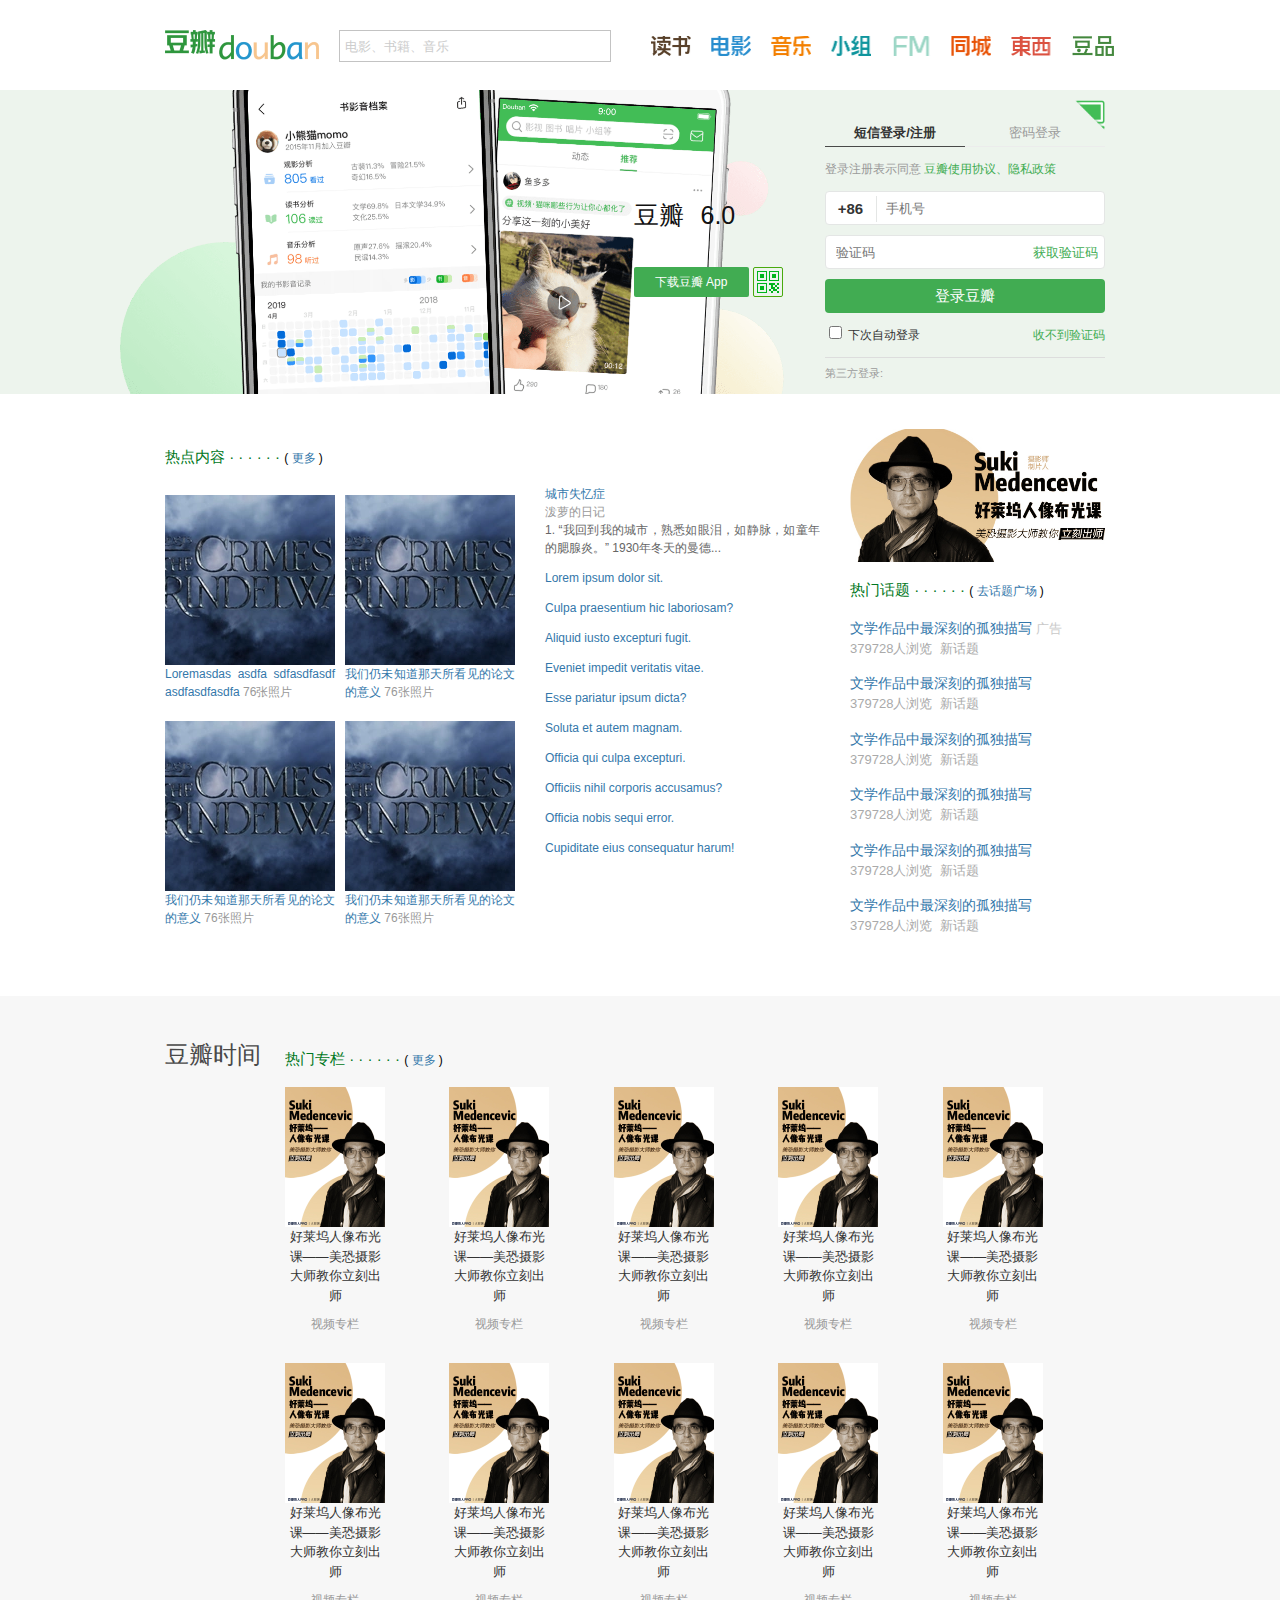
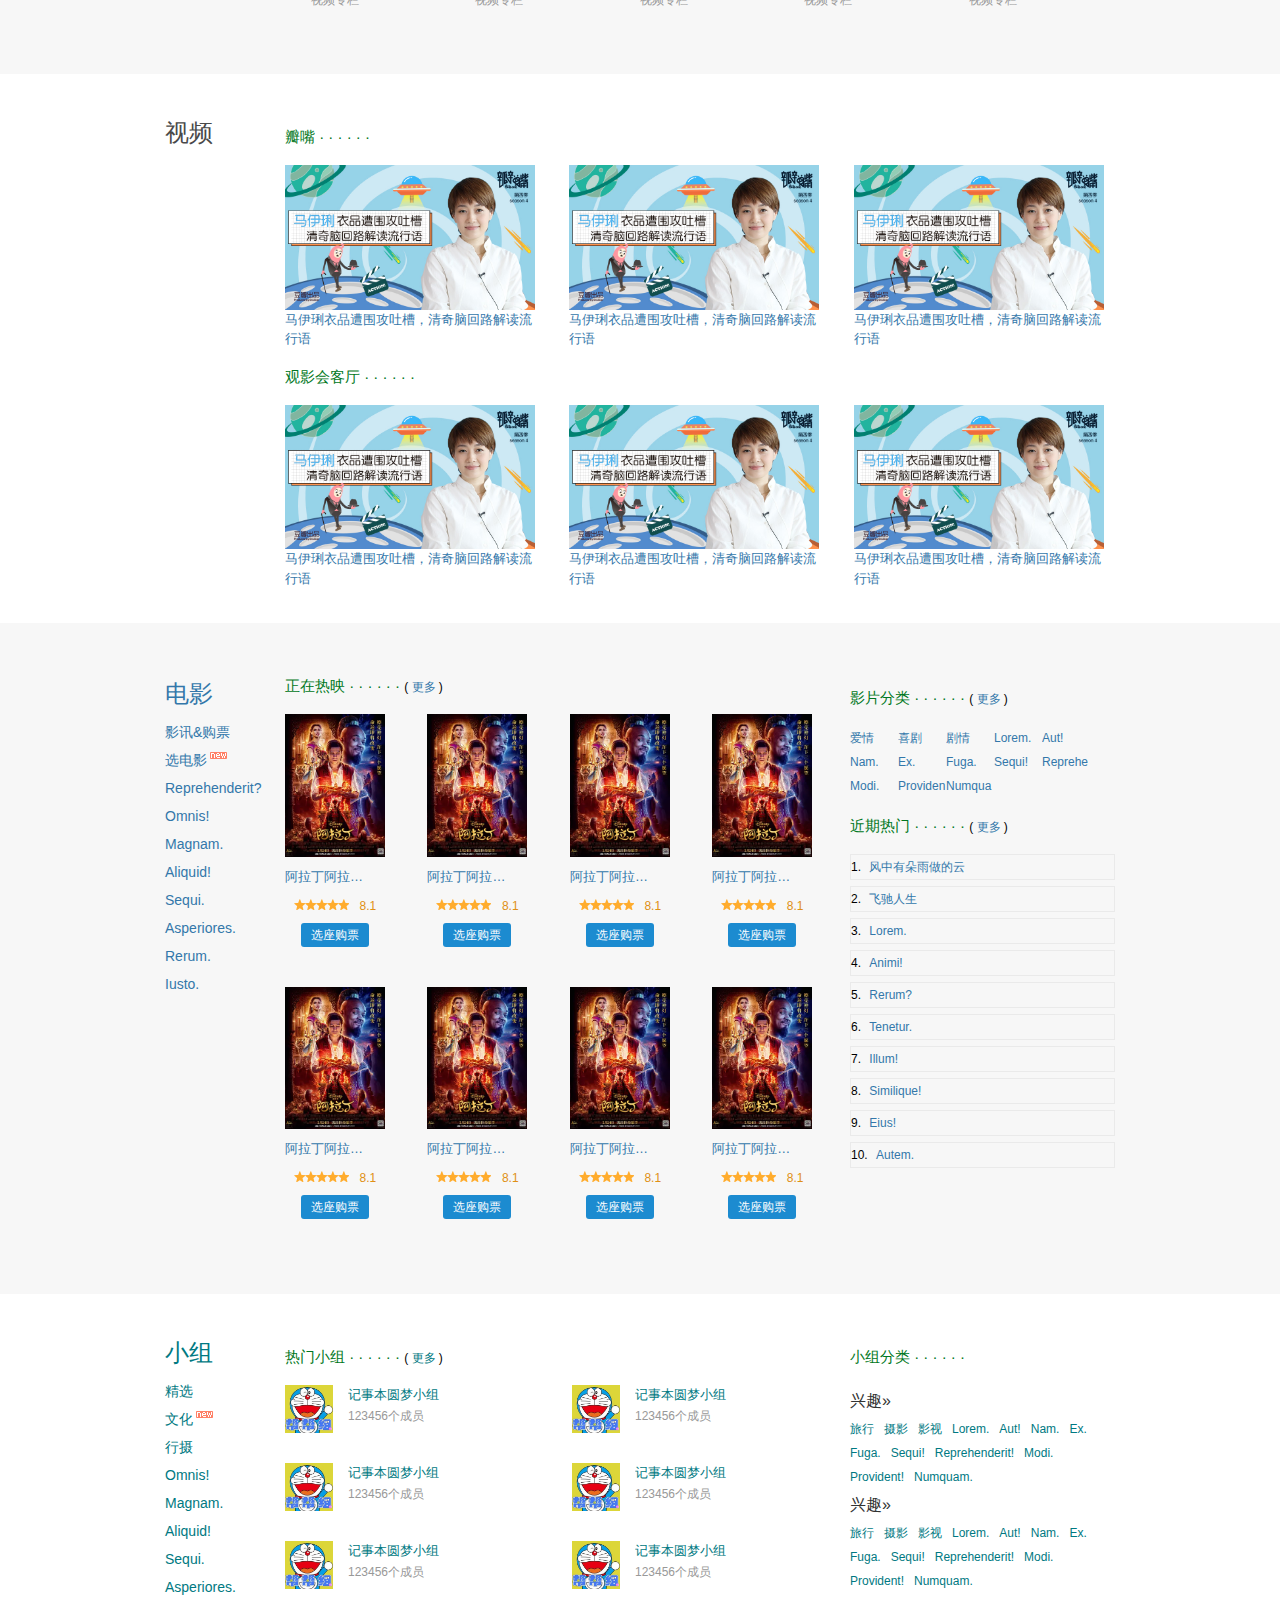
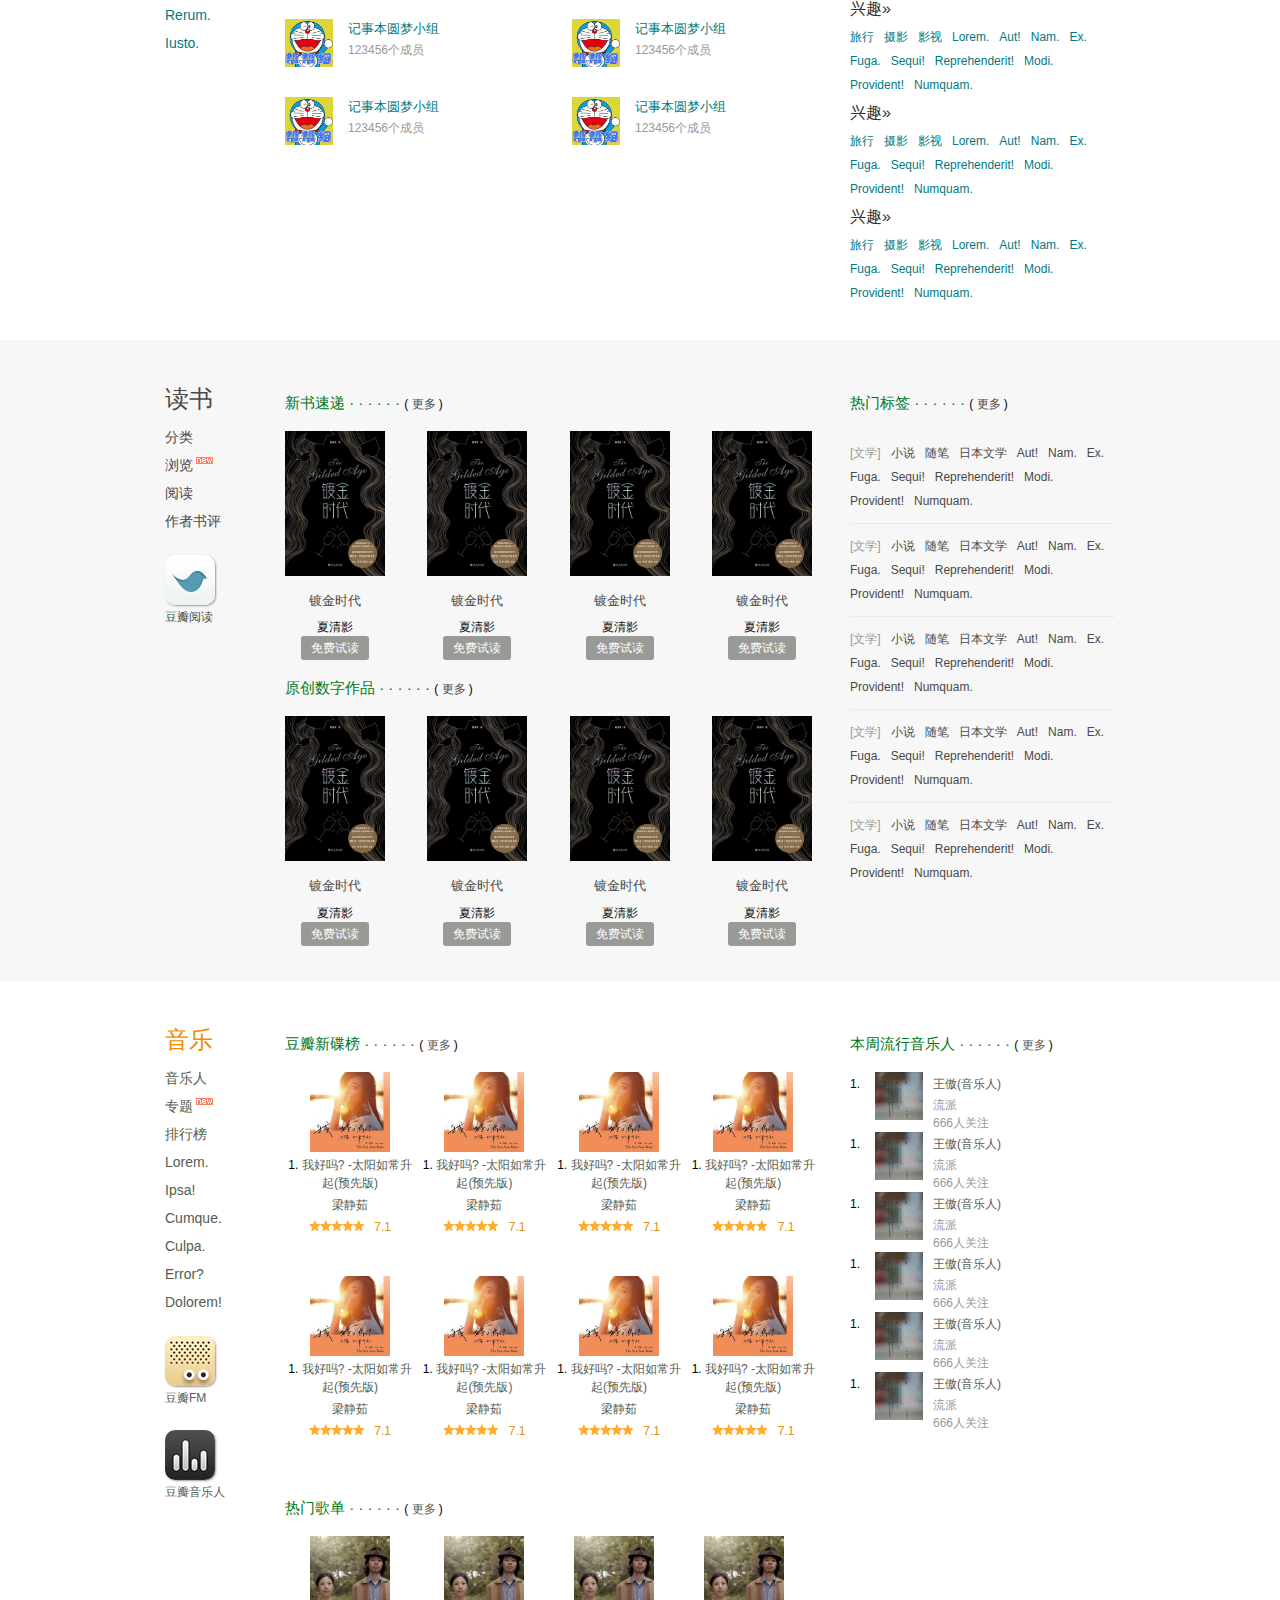
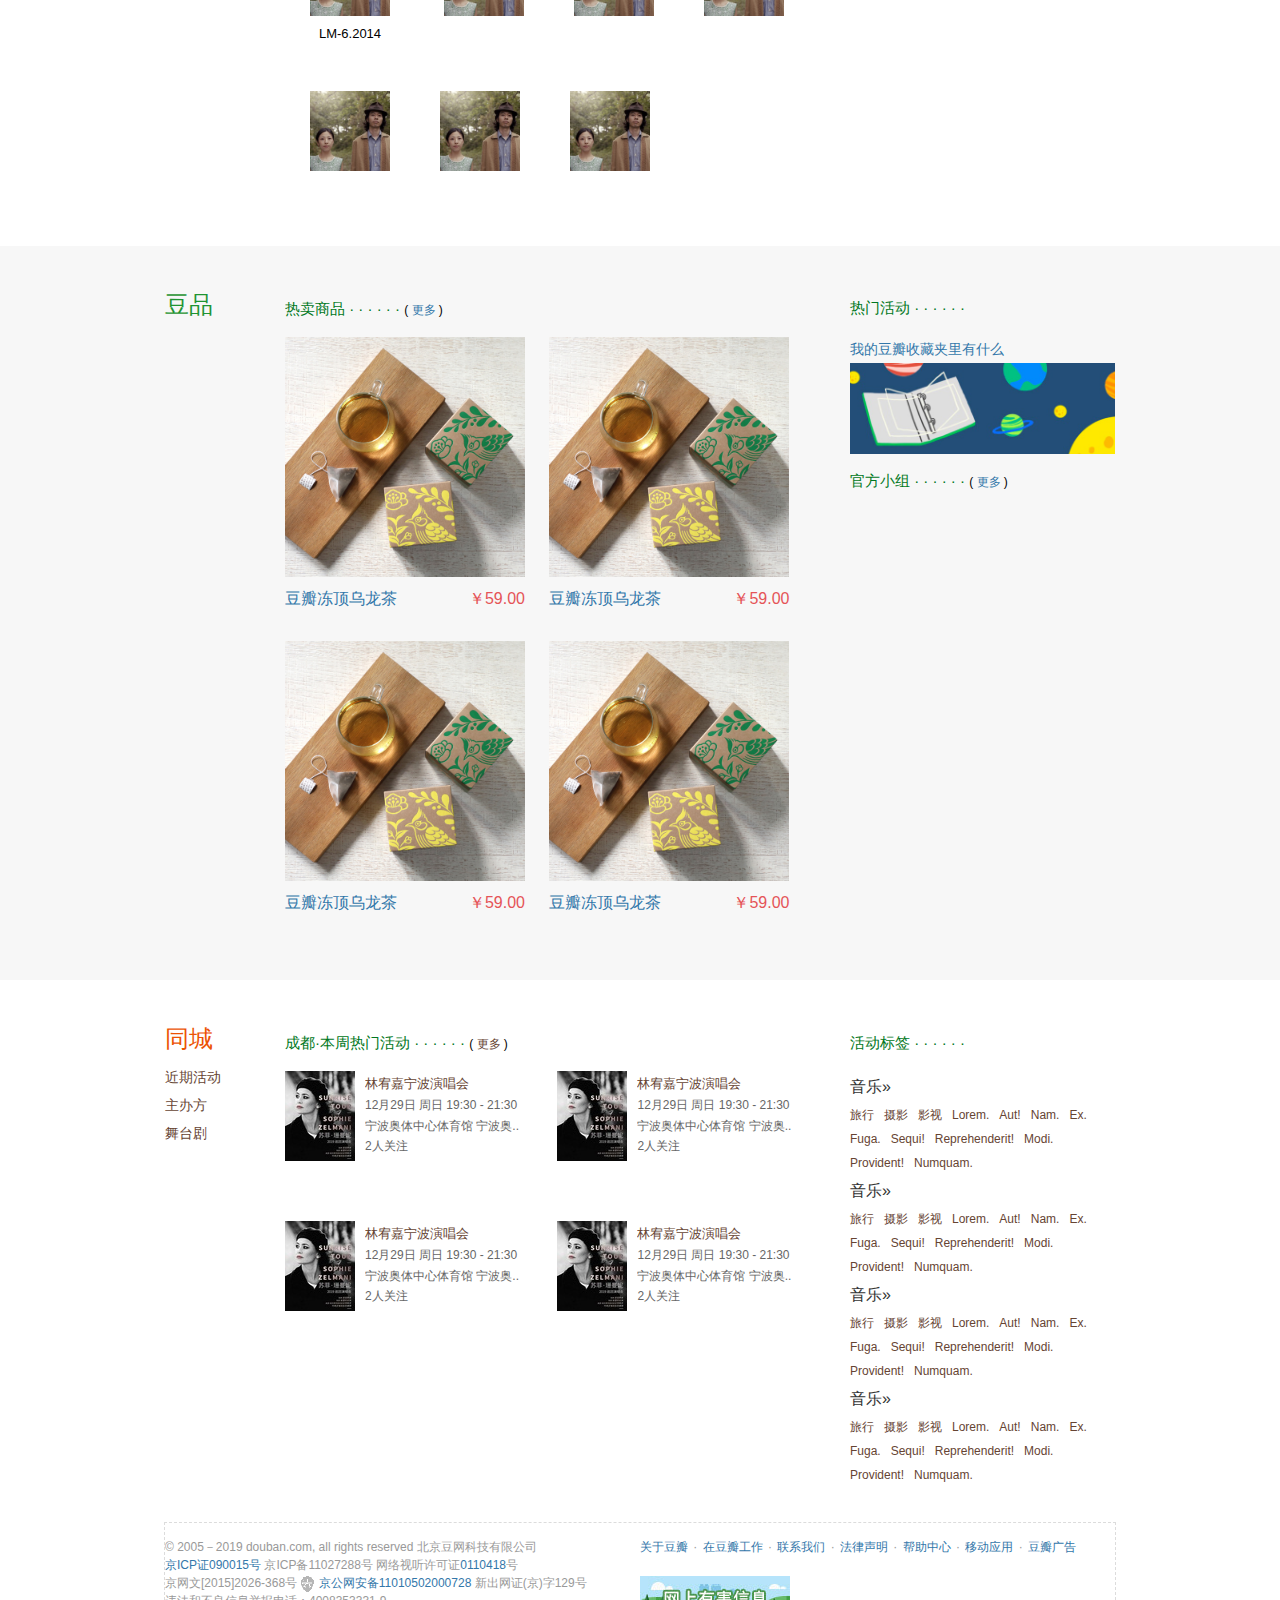
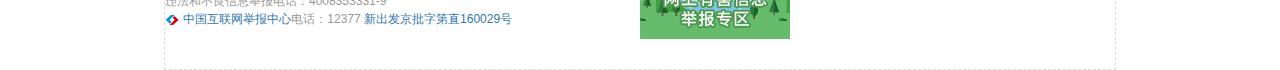
<file: index.html>
<!DOCTYPE html>
<html lang="en">

<head>
    <meta charset="UTF-8">
    <meta name="viewport" content="width=device-width, initial-scale=1.0">
    <meta http-equiv="X-UA-Compatible" content="ie=edge">
    <title>豆瓣</title>
    <link rel="shortcut icon" type="image/x-icon" href="favicon.ico">
    <link rel="stylesheet" href="css/index.css">
</head>

<body>
    <header class="header">
        <div class="container clearfix">
            <div class="logo left">
                <h1>
                    <a href="">
                        豆瓣
                    </a>
                </h1>
            </div>
            <div class="search left">
                <form>
                    <input type="text" class="txt" placeholder="电影、书籍、音乐">
                    <button>
                        <i class="iconfont iconxiazai17"></i>
                    </button>
                </form>
            </div>
            <nav class="menu right clearfix">
                <a href="" class="menu-read"></a>
                <a href="" class="menu-movie"></a>
                <a href="" class="menu-music"></a>
                <a href="" class="menu-group"></a>
                <a href="" class="menu-city"></a>
                <a href="" class="menu-fm"></a>
                <a href="" class="menu-time"></a>
                <a href="" class="menu-doupin"></a>
            </nav>
        </div>
    </header>

    <div class="banner">
        <div class="container clearfix">
            <iframe class="right loginarea" src="loginframe.html" frameborder="0"></iframe>
            <div class="slogan right">
                <h1 class="title">
                    豆瓣
                    <span>6.0</span>
                </h1>
                <div class="download">
                    <button class="btn">下载豆瓣 App</button>
                    <div class="qrcode">
                        <img src="img/icon-qr-small.png" alt="">
                        <div class="qrcode-img hidden">
                            <img src="img/qrcode.png" alt="">
                            <p>
                                iOS / Android 扫码直接下载
                            </p>
                        </div>
                    </div>
                </div>
            </div>
        </div>
    </div>

    <!-- 主区域样式 -->
    <div>
        <!-- 热点 -->
        <div class="section">
            <div class="container clearfix">
                <div class="aside-right">
                    <div class="adv">
                        <a href="">
                            <img src="./img/adv1.jpg" alt="">
                        </a>
                    </div>
                    <div class="section-title">
                        <h2 class="title">热门话题</h2>
                        <span class="link">
                            <a href="">
                                去话题广场
                            </a>
                        </span>

                    </div>
                    <ul class="hot-list">
                        <li>
                            <div class="title">
                                <a href="" class="adv-tag">文学作品中最深刻的孤独描写
                                </a>
                            </div>
                            <div class="desc">
                                <span>379728人浏览</span>
                                <span>新话题</span>
                            </div>
                        </li>
                        <li>
                            <div class="title">
                                <a href="">文学作品中最深刻的孤独描写</a>
                            </div>
                            <div class="desc">
                                <span>379728人浏览</span>
                                <span>新话题</span>
                            </div>
                        </li>
                        <li>
                            <div class="title">
                                <a href="">文学作品中最深刻的孤独描写</a>
                            </div>
                            <div class="desc">
                                <span>379728人浏览</span>
                                <span>新话题</span>
                            </div>
                        </li>
                        <li>
                            <div class="title">
                                <a href="">文学作品中最深刻的孤独描写</a>
                            </div>
                            <div class="desc">
                                <span>379728人浏览</span>
                                <span>新话题</span>
                            </div>
                        </li>
                        <li>
                            <div class="title">
                                <a href="">文学作品中最深刻的孤独描写</a>
                            </div>
                            <div class="desc">
                                <span>379728人浏览</span>
                                <span>新话题</span>
                            </div>
                        </li>
                        <li>
                            <div class="title">
                                <a href="">文学作品中最深刻的孤独描写</a>
                            </div>
                            <div class="desc">
                                <span>379728人浏览</span>
                                <span>新话题</span>
                            </div>
                        </li>
                    </ul>
                </div>
                <div class="main">
                    <div class="section-title">
                        <h2 class="title">热点内容</h2>
                        <span class="link">
                            <a href="">
                                更多
                            </a>
                        </span>

                    </div>
                    <div class="hot-main clearfix">
                        <div class="left">
                            <ul class=" item-list">
                                <li>
                                    <div class="img">
                                        <a href="">
                                            <img src="img/cover1.webp" alt="">
                                        </a>
                                    </div>
                                    <div class="words">
                                        <a href="">
                                            Loremasdas asdfa sdfasdfasdfasdfasdfasdfa
                                        </a>
                                        <span>
                                            76张照片
                                        </span>
                                    </div>
                                </li>
                                <li>
                                    <div class="img">
                                        <a href="">
                                            <img src="img/cover1.webp" alt="">
                                        </a>
                                    </div>
                                    <div class="words">
                                        <a href="">
                                            我们仍未知道那天所看见的论文的意义
                                        </a>
                                        <span>
                                            76张照片
                                        </span>
                                    </div>
                                </li>
                                <li>
                                    <div class="img">
                                        <a href="">
                                            <img src="img/cover1.webp" alt="">
                                        </a>
                                    </div>
                                    <div class="words">
                                        <a href="">
                                            我们仍未知道那天所看见的论文的意义
                                        </a>
                                        <span>
                                            76张照片
                                        </span>
                                    </div>
                                </li>
                                <li>
                                    <div class="img">
                                        <a href="">
                                            <img src="img/cover1.webp" alt="">
                                        </a>
                                    </div>
                                    <div class="words">
                                        <a href="">
                                            我们仍未知道那天所看见的论文的意义
                                        </a>
                                        <span>
                                            76张照片
                                        </span>
                                    </div>
                                </li>
                            </ul>
                        </div>
                        <div class="right">
                            <ul>
                                <li>
                                    <a href="">城市失忆症</a>
                                    <div class="title">
                                        泼萝的日记
                                    </div>
                                    <div class="desc">
                                        1. “我回到我的城市，熟悉如眼泪，如静脉，如童年的腮腺炎。” 1930年冬天的曼德...
                                    </div>
                                </li>
                                <li><a href="">Lorem ipsum dolor sit.</a></li>
                                <li><a href="">Culpa praesentium hic laboriosam?</a></li>
                                <li><a href="">Aliquid iusto excepturi fugit.</a></li>
                                <li><a href="">Eveniet impedit veritatis vitae.</a></li>
                                <li><a href="">Esse pariatur ipsum dicta?</a></li>
                                <li><a href="">Soluta et autem magnam.</a></li>
                                <li><a href="">Officia qui culpa excepturi.</a></li>
                                <li><a href="">Officiis nihil corporis accusamus?</a></li>
                                <li><a href="">Officia nobis sequi error.</a></li>
                                <li><a href="">Cupiditate eius consequatur harum!</a></li>
                            </ul>
                        </div>
                    </div>
                </div>
            </div>
        </div>

        <!-- 豆瓣时间 -->
        <div class="section">
            <div class="container clearfix">
                <div class="aside-left">
                    <h2 class="title">
                        <a href="" class="dark-color">豆瓣时间</a>
                    </h2>
                </div>
                <div class="main">
                    <div class="section-title">
                        <h2 class="title">热门专栏</h2>
                        <span class="link">
                            <a href="">
                                更多
                            </a>
                        </span>
                    </div>
                    <div class="time-main">
                        <ul class="item-list">
                            <li>
                                <div class="img">
                                    <a href="">
                                        <img src="img/cover2.jpg" alt="">
                                    </a>
                                </div>
                                <div class="words">
                                    <a href="">
                                        好莱坞人像布光课——美恐摄影大师教你立刻出师
                                    </a>
                                    <span>
                                        视频专栏
                                    </span>
                                </div>
                            </li>
                            <li>
                                <div class="img">
                                    <a href="">
                                        <img src="img/cover2.jpg" alt="">
                                    </a>
                                </div>
                                <div class="words">
                                    <a href="">
                                        好莱坞人像布光课——美恐摄影大师教你立刻出师
                                    </a>
                                    <span>
                                        视频专栏
                                    </span>
                                </div>
                            </li>
                            <li>
                                <div class="img">
                                    <a href="">
                                        <img src="img/cover2.jpg" alt="">
                                    </a>
                                </div>
                                <div class="words">
                                    <a href="">
                                        好莱坞人像布光课——美恐摄影大师教你立刻出师
                                    </a>
                                    <span>
                                        视频专栏
                                    </span>
                                </div>
                            </li>
                            <li>
                                <div class="img">
                                    <a href="">
                                        <img src="img/cover2.jpg" alt="">
                                    </a>
                                </div>
                                <div class="words">
                                    <a href="">
                                        好莱坞人像布光课——美恐摄影大师教你立刻出师
                                    </a>
                                    <span>
                                        视频专栏
                                    </span>
                                </div>
                            </li>
                            <li>
                                <div class="img">
                                    <a href="">
                                        <img src="img/cover2.jpg" alt="">
                                    </a>
                                </div>
                                <div class="words">
                                    <a href="">
                                        好莱坞人像布光课——美恐摄影大师教你立刻出师
                                    </a>
                                    <span>
                                        视频专栏
                                    </span>
                                </div>
                            </li>
                            <li>
                                <div class="img">
                                    <a href="">
                                        <img src="img/cover2.jpg" alt="">
                                    </a>
                                </div>
                                <div class="words">
                                    <a href="">
                                        好莱坞人像布光课——美恐摄影大师教你立刻出师
                                    </a>
                                    <span>
                                        视频专栏
                                    </span>
                                </div>
                            </li>
                            <li>
                                <div class="img">
                                    <a href="">
                                        <img src="img/cover2.jpg" alt="">
                                    </a>
                                </div>
                                <div class="words">
                                    <a href="">
                                        好莱坞人像布光课——美恐摄影大师教你立刻出师
                                    </a>
                                    <span>
                                        视频专栏
                                    </span>
                                </div>
                            </li>
                            <li>
                                <div class="img">
                                    <a href="">
                                        <img src="img/cover2.jpg" alt="">
                                    </a>
                                </div>
                                <div class="words">
                                    <a href="">
                                        好莱坞人像布光课——美恐摄影大师教你立刻出师
                                    </a>
                                    <span>
                                        视频专栏
                                    </span>
                                </div>
                            </li>
                            <li>
                                <div class="img">
                                    <a href="">
                                        <img src="img/cover2.jpg" alt="">
                                    </a>
                                </div>
                                <div class="words">
                                    <a href="">
                                        好莱坞人像布光课——美恐摄影大师教你立刻出师
                                    </a>
                                    <span>
                                        视频专栏
                                    </span>
                                </div>
                            </li>
                            <li>
                                <div class="img">
                                    <a href="">
                                        <img src="img/cover2.jpg" alt="">
                                    </a>
                                </div>
                                <div class="words">
                                    <a href="">
                                        好莱坞人像布光课——美恐摄影大师教你立刻出师
                                    </a>
                                    <span>
                                        视频专栏
                                    </span>
                                </div>
                            </li>
                        </ul>
                    </div>
                </div>
            </div>

        </div>

        <!-- 视频 -->
        <div class="section">
            <div class="container clearfix">
                <div class="aside-left">
                    <div class="title">
                        <h2>
                            <a href="" class="dark-color">视频</a>
                        </h2>
                    </div>
                </div>
                <div class="main video-main">
                    <div class="section-title">
                        <a href="">
                            <h2 class="title">
                                瓣嘴
                            </h2>
                        </a>
                    </div>

                    <ul class="item-list">
                        <li>
                            <a href="">
                                <div class="img iconfont iconbofang">

                                    <img src="img/cover3.jpg" alt="">

                                </div>
                            </a>
                            <div class="words">
                                <a href="">马伊琍衣品遭围攻吐槽，清奇脑回路解读流行语</a>
                            </div>
                        </li>
                        <li>
                            <a href="">
                                <div class="img iconfont iconbofang">

                                    <img src="img/cover3.jpg" alt="">

                                </div>
                            </a>
                            <div class="words">
                                <a href="">马伊琍衣品遭围攻吐槽，清奇脑回路解读流行语</a>
                            </div>
                        </li>
                        <li>
                            <a href="">
                                <div class="img iconfont iconbofang">

                                    <img src="img/cover3.jpg" alt="">

                                </div>
                            </a>
                            <div class="words">
                                <a href="">马伊琍衣品遭围攻吐槽，清奇脑回路解读流行语</a>
                            </div>
                        </li>
                    </ul>

                    <div class="section-title">
                        <a href="">
                            <h2 class="title">观影会客厅</h2>
                        </a>
                    </div>
                    <ul class="item-list">
                        <li>
                            <a href="">
                                <div class="img iconfont iconbofang">

                                    <img src="img/cover3.jpg" alt="">

                                </div>
                            </a>
                            <div class="words">
                                <a href="">马伊琍衣品遭围攻吐槽，清奇脑回路解读流行语</a>
                            </div>
                        </li>
                        <li>
                            <a href="">
                                <div class="img iconfont iconbofang">

                                    <img src="img/cover3.jpg" alt="">

                                </div>
                            </a>
                            <div class="words">
                                <a href="">马伊琍衣品遭围攻吐槽，清奇脑回路解读流行语</a>
                            </div>
                        </li>
                        <li>
                            <a href="">
                                <div class="img iconfont iconbofang">

                                    <img src="img/cover3.jpg" alt="">

                                </div>
                            </a>
                            <div class="words">
                                <a href="">马伊琍衣品遭围攻吐槽，清奇脑回路解读流行语</a>
                            </div>
                        </li>
                    </ul>
                </div>
            </div>
        </div>

        <!-- 电影 -->
        <div class="section">
            <div class="container clearfix">
                <div class="aside-left">
                    <div class="title">
                        <h2>
                            <a href="">电影</a>
                        </h2>
                    </div>

                    <nav class="left-menu">
                       <ul>
                           <li><a href="">影讯&购票</a></li>
                           <li><a href="" class="new">选电影</a></li>
                           <li><a href="">Reprehenderit?</a></li>
                           <li><a href="">Omnis!</a></li>
                           <li><a href="">Magnam.</a></li>
                           <li><a href="">Aliquid!</a></li>
                           <li><a href="">Sequi.</a></li>
                           <li><a href="">Asperiores.</a></li>
                           <li><a href="">Rerum.</a></li>
                           <li><a href="">Iusto.</a></li>
                       </ul>
                    </div>
                    <div class="aside-right movie-area">
                            <div class="section-title">
                                  <h2 class="title">
                                      影片分类
                                  </h2>
                                  <span class="link">
                                      <a href="">
                                          更多
                                      </a>
                                  </span>
                              
                          </div>

                          <ul class="right-menu-list clearfix">
                              <li><a href="">爱情</a> </li>
                              <li><a href="">喜剧</a> </li>
                              <li><a href="">剧情</a> </li>
                             <li><a href="">Lorem.</a></li>
                             <li><a href="">Aut!</a></li>
                             <li><a href="">Nam.</a></li>
                             <li><a href="">Ex.</a></li>
                             <li><a href="">Fuga.</a></li>
                             <li><a href="">Sequi!</a></li>
                             <li><a href="">Reprehenderit!</a></li>
                             <li><a href="">Modi.</a></li>
                             <li><a href="">Provident!</a></li>
                             <li><a href="">Numquam.</a></li>
                          </ul>

                            <div class="section-title">
                             
                                  <h2 class="title">
                                      近期热门
                                  
                              </h2>
                                  <span class="link">
                                      <a href="">
                                          更多
                                      </a>
                                  </span>
                              
                          </div>

                          <ul class="order-movie-list">
                              <li><a href="">风中有朵雨做的云</a></li>
                              <li><a href="">飞驰人生</a></li>
                              <li><a href="">Lorem.</a></li>
                              <li><a href="">Animi!</a></li>
                              <li><a href="">Rerum?</a></li>
                              <li><a href="">Tenetur.</a></li>
                              <li><a href="">Illum!</a></li>
                              <li><a href="">Similique!</a></li>
                              <li><a href="">Eius!</a></li>
                              <li><a href="">Autem.</a></li>
                          </ul>
      
                      </div>
                     <div class="mian">
                          <div class="section-title">
                                  <h2 class="title">
                                      正在热映
                                      </h2>
                            
                                  <span class="link">
                                      <a href="">
                                          更多
                                      </a>
                                  </span>
                          </div>
                          <div class="movie-area">
                              <ul class="item-list">
                                  <li>
                                      <div class="img">
                                          <a href="">
                                              <img src="./img/cover5.webp" alt="">
                                          </a>
                                      </div>
                                      <div class="words">
                                          <a href="">
                                              阿拉丁阿拉丁阿拉丁阿拉丁阿拉丁
                                          </a>
                                      </div>
                                      <div class="star">
                                          <span class="star-bg star0"></span>
                                          <span class="number">8.1</span>
                                      </div>
                                      <div class="func">
                                          <a href="" class="block-link">
                                              选座购票
                                          </a>

                                      </div>
                                  </li>
                                  <li>
                                        <div class="img">
                                            <a href="">
                                                <img src="./img/cover5.webp" alt="">
                                            </a>
                                        </div>
                                        <div class="words">
                                            <a href="">
                                                阿拉丁阿拉丁阿拉丁阿拉丁阿拉丁
                                            </a>
                                        </div>
                                        <div class="star">
                                            <span class="star-bg star0"></span>
                                            <span class="number">8.1</span>
                                        </div>
                                        <div class="func">
                                            <a href="" class="block-link">
                                                选座购票
                                            </a>
  
                                        </div>
                                    </li>
                                    <li>
                                            <div class="img">
                                                <a href="">
                                                    <img src="./img/cover5.webp" alt="">
                                                </a>
                                            </div>
                                            <div class="words">
                                                <a href="">
                                                    阿拉丁阿拉丁阿拉丁阿拉丁阿拉丁
                                                </a>
                                            </div>
                                            <div class="star">
                                                <span class="star-bg star0"></span>
                                                <span class="number">8.1</span>
                                            </div>
                                            <div class="func">
                                                <a href="" class="block-link">
                                                    选座购票
                                                </a>
      
                                            </div>
                                        </li>
                                        <li>
                                                <div class="img">
                                                    <a href="">
                                                        <img src="./img/cover5.webp" alt="">
                                                    </a>
                                                </div>
                                                <div class="words">
                                                    <a href="">
                                                        阿拉丁阿拉丁阿拉丁阿拉丁阿拉丁
                                                    </a>
                                                </div>
                                                <div class="star">
                                                    <span class="star-bg star0"></span>
                                                    <span class="number">8.1</span>
                                                </div>
                                                <div class="func">
                                                    <a href="" class="block-link">
                                                        选座购票
                                                    </a>
          
                                                </div>
                                            </li>
                                            <li>
                                                    <div class="img">
                                                        <a href="">
                                                            <img src="./img/cover5.webp" alt="">
                                                        </a>
                                                    </div>
                                                    <div class="words">
                                                        <a href="">
                                                            阿拉丁阿拉丁阿拉丁阿拉丁阿拉丁
                                                        </a>
                                                    </div>
                                                    <div class="star">
                                                        <span class="star-bg star0"></span>
                                                        <span class="number">8.1</span>
                                                    </div>
                                                    <div class="func">
                                                        <a href="" class="block-link">
                                                            选座购票
                                                        </a>
              
                                                    </div>
                                                </li>
                                                <li>
                                                        <div class="img">
                                                            <a href="">
                                                                <img src="./img/cover5.webp" alt="">
                                                            </a>
                                                        </div>
                                                        <div class="words">
                                                            <a href="">
                                                                阿拉丁阿拉丁阿拉丁阿拉丁阿拉丁
                                                            </a>
                                                        </div>
                                                        <div class="star">
                                                            <span class="star-bg star0"></span>
                                                            <span class="number">8.1</span>
                                                        </div>
                                                        <div class="func">
                                                            <a href="" class="block-link">
                                                                选座购票
                                                            </a>
                  
                                                        </div>
                                                    </li>
                                                    <li>
                                                            <div class="img">
                                                                <a href="">
                                                                    <img src="./img/cover5.webp" alt="">
                                                                </a>
                                                            </div>
                                                            <div class="words">
                                                                <a href="">
                                                                    阿拉丁阿拉丁阿拉丁阿拉丁阿拉丁
                                                                </a>
                                                            </div>
                                                            <div class="star">
                                                                <span class="star-bg star0"></span>
                                                                <span class="number">8.1</span>
                                                            </div>
                                                            <div class="func">
                                                                <a href="" class="block-link">
                                                                    选座购票
                                                                </a>
                      
                                                            </div>
                                                        </li>
                                                        <li>
                                                                <div class="img">
                                                                    <a href="">
                                                                        <img src="./img/cover5.webp" alt="">
                                                                    </a>
                                                                </div>
                                                                <div class="words">
                                                                    <a href="">
                                                                        阿拉丁阿拉丁阿拉丁阿拉丁阿拉丁
                                                                    </a>
                                                                </div>
                                                                <div class="star">
                                                                    <span class="star-bg star0"></span>
                                                                    <span class="number">8.1</span>
                                                                </div>
                                                                <div class="func">
                                                                    <a href="" class="block-link">
                                                                        选座购票
                                                                    </a>
                          
                                                                </div>
                                                            </li>


                                  
                              </ul>
                          </div>
                     </div>

                </div>
               
            </div>
        

        <!-- 小组 -->
        <div class="section">
            <div class="container group-area clearfix">
                <div class="aside-left">
                      <div class="title">
                        <h2>
                            <a href="">小组</a>
                        </h2>
                    </div>

                    <nav class="left-menu">
                       <ul>
                           <li><a href="">精选</a></li>
                           <li><a href="" class="new">文化</a></li>
                           <li><a href="">行摄</a></li>
                           <li><a href="">Omnis!</a></li>
                           <li><a href="">Magnam.</a></li>
                           <li><a href="">Aliquid!</a></li>
                           <li><a href="">Sequi.</a></li>
                           <li><a href="">Asperiores.</a></li>
                           <li><a href="">Rerum.</a></li>
                           <li><a href="">Iusto.</a></li>
                       </ul>
                    </div>
               
                <div class="aside-right">
                    <div class="section-title">
                        <h2 class="title">
                         小组分类
                         </h2>

                </div>
                <div class="group">
                    <div class="group-name">
                        <a href="">兴趣</a>
                    </div>
                    <ul class="right-menu-list clearfix">
                            <li><a href="">旅行</a> </li>
                            <li><a href="">摄影</a> </li>
                            <li><a href="">影视</a> </li>
                           <li><a href="">Lorem.</a></li>
                           <li><a href="">Aut!</a></li>
                           <li><a href="">Nam.</a></li>
                           <li><a href="">Ex.</a></li>
                           <li><a href="">Fuga.</a></li>
                           <li><a href="">Sequi!</a></li>
                           <li><a href="">Reprehenderit!</a></li>
                           <li><a href="">Modi.</a></li>
                           <li><a href="">Provident!</a></li>
                           <li><a href="">Numquam.</a></li>
                        </ul>
                </div>
                <div class="group">
                        <div class="group-name">
                            <a href="">兴趣</a>
                        </div>
                        <ul class="right-menu-list clearfix">
                                <li><a href="">旅行</a> </li>
                                <li><a href="">摄影</a> </li>
                                <li><a href="">影视</a> </li>
                               <li><a href="">Lorem.</a></li>
                               <li><a href="">Aut!</a></li>
                               <li><a href="">Nam.</a></li>
                               <li><a href="">Ex.</a></li>
                               <li><a href="">Fuga.</a></li>
                               <li><a href="">Sequi!</a></li>
                               <li><a href="">Reprehenderit!</a></li>
                               <li><a href="">Modi.</a></li>
                               <li><a href="">Provident!</a></li>
                               <li><a href="">Numquam.</a></li>
                            </ul>
                    </div>
                    <div class="group">
                            <div class="group-name">
                                <a href="">兴趣</a>
                            </div>
                            <ul class="right-menu-list clearfix">
                                    <li><a href="">旅行</a> </li>
                                    <li><a href="">摄影</a> </li>
                                    <li><a href="">影视</a> </li>
                                   <li><a href="">Lorem.</a></li>
                                   <li><a href="">Aut!</a></li>
                                   <li><a href="">Nam.</a></li>
                                   <li><a href="">Ex.</a></li>
                                   <li><a href="">Fuga.</a></li>
                                   <li><a href="">Sequi!</a></li>
                                   <li><a href="">Reprehenderit!</a></li>
                                   <li><a href="">Modi.</a></li>
                                   <li><a href="">Provident!</a></li>
                                   <li><a href="">Numquam.</a></li>
                                </ul>
                        </div>
                        <div class="group">
                                <div class="group-name">
                                    <a href="">兴趣</a>
                                </div>
                                <ul class="right-menu-list clearfix">
                                        <li><a href="">旅行</a> </li>
                                        <li><a href="">摄影</a> </li>
                                        <li><a href="">影视</a> </li>
                                       <li><a href="">Lorem.</a></li>
                                       <li><a href="">Aut!</a></li>
                                       <li><a href="">Nam.</a></li>
                                       <li><a href="">Ex.</a></li>
                                       <li><a href="">Fuga.</a></li>
                                       <li><a href="">Sequi!</a></li>
                                       <li><a href="">Reprehenderit!</a></li>
                                       <li><a href="">Modi.</a></li>
                                       <li><a href="">Provident!</a></li>
                                       <li><a href="">Numquam.</a></li>
                                    </ul>
                            </div>
                            <div class="group">
                                    <div class="group-name">
                                        <a href="">兴趣</a>
                                    </div>
                                    <ul class="right-menu-list clearfix">
                                            <li><a href="">旅行</a> </li>
                                            <li><a href="">摄影</a> </li>
                                            <li><a href="">影视</a> </li>
                                           <li><a href="">Lorem.</a></li>
                                           <li><a href="">Aut!</a></li>
                                           <li><a href="">Nam.</a></li>
                                           <li><a href="">Ex.</a></li>
                                           <li><a href="">Fuga.</a></li>
                                           <li><a href="">Sequi!</a></li>
                                           <li><a href="">Reprehenderit!</a></li>
                                           <li><a href="">Modi.</a></li>
                                           <li><a href="">Provident!</a></li>
                                           <li><a href="">Numquam.</a></li>
                                        </ul>
                                </div>
                </div>
                <div class="main">
                      <div class="section-title">
                                  <h2 class="title">
                                      热门小组
                                  </h2>
                                  <span class="link">
                                      <a href="">
                                          更多
                                      </a>
                                  </span>
                              
                          </div>
                    <ul class="item-list">
                        <li>
                            <div class="img">
                                <a href="">
                                    <img src="img/cover6.webp" alt="">
                                </a>
                            </div>
                            <div class="words">
                                <a href="">
                                    记事本圆梦小组
                                </a>
                                <span>
                                    123456个成员
                                </span>
                            </div>
                        </li>
                        <li>
                                <div class="img">
                                    <a href="">
                                        <img src="img/cover6.webp" alt="">
                                    </a>
                                </div>
                                <div class="words">
                                    <a href="">
                                        记事本圆梦小组
                                    </a>
                                    <span>
                                        123456个成员
                                    </span>
                                </div>
                            </li>
                            <li>
                                    <div class="img">
                                        <a href="">
                                            <img src="img/cover6.webp" alt="">
                                        </a>
                                    </div>
                                    <div class="words">
                                        <a href="">
                                            记事本圆梦小组
                                        </a>
                                        <span>
                                            123456个成员
                                        </span>
                                    </div>
                                </li>
                                <li>
                                        <div class="img">
                                            <a href="">
                                                <img src="img/cover6.webp" alt="">
                                            </a>
                                        </div>
                                        <div class="words">
                                            <a href="">
                                                记事本圆梦小组
                                            </a>
                                            <span>
                                                123456个成员
                                            </span>
                                        </div>
                                    </li>
                                    <li>
                                            <div class="img">
                                                <a href="">
                                                    <img src="img/cover6.webp" alt="">
                                                </a>
                                            </div>
                                            <div class="words">
                                                <a href="">
                                                    记事本圆梦小组
                                                </a>
                                                <span>
                                                    123456个成员
                                                </span>
                                            </div>
                                        </li>
                                        <li>
                                                <div class="img">
                                                    <a href="">
                                                        <img src="img/cover6.webp" alt="">
                                                    </a>
                                                </div>
                                                <div class="words">
                                                    <a href="">
                                                        记事本圆梦小组
                                                    </a>
                                                    <span>
                                                        123456个成员
                                                    </span>
                                                </div>
                                            </li>
                                            <li>
                                                    <div class="img">
                                                        <a href="">
                                                            <img src="img/cover6.webp" alt="">
                                                        </a>
                                                    </div>
                                                    <div class="words">
                                                        <a href="">
                                                            记事本圆梦小组
                                                        </a>
                                                        <span>
                                                            123456个成员
                                                        </span>
                                                    </div>
                                                </li>
                                                <li>
                                                        <div class="img">
                                                            <a href="">
                                                                <img src="img/cover6.webp" alt="">
                                                            </a>
                                                        </div>
                                                        <div class="words">
                                                            <a href="">
                                                                记事本圆梦小组
                                                            </a>
                                                            <span>
                                                                123456个成员
                                                            </span>
                                                        </div>
                                                    </li>
                                                    <li>
                                                            <div class="img">
                                                                <a href="">
                                                                    <img src="img/cover6.webp" alt="">
                                                                </a>
                                                            </div>
                                                            <div class="words">
                                                                <a href="">
                                                                    记事本圆梦小组
                                                                </a>
                                                                <span>
                                                                    123456个成员
                                                                </span>
                                                            </div>
                                                        </li>
                                                        <li>
                                                                <div class="img">
                                                                    <a href="">
                                                                        <img src="img/cover6.webp" alt="">
                                                                    </a>
                                                                </div>
                                                                <div class="words">
                                                                    <a href="">
                                                                        记事本圆梦小组
                                                                    </a>
                                                                    <span>
                                                                        123456个成员
                                                                    </span>
                                                                </div>
                                                            </li>

                    </ul>

                </div>

            </div>
        </div>

        <!-- 读书 -->
        <div class="section">
            <div class="container book-area clearfix">
                    <div class="aside-left">
                            <div class="title">
                              <h2>
                                  <a href="" >读书</a>
                              </h2>
                          </div>
      
                          <nav class="left-menu">
                             <ul>
                                 <li><a href="" >分类</a></li>
                                 <li><a href="" class="new ark-color">浏览</a></li>
                                 <li><a href="" >阅读</a></li>
                                 <li><a href="" >作者书评</a></li>
                                
                             </ul>
                             </nav>
                             <div class="menu-adv">
                                 <a href="">
                                     <span class="app-icon-1"></span>

                                 </a>
                                 <a href="" >豆瓣阅读</a>
                             </div>
                          </div> 
                    <div class="aside-right">
                        <div class="section-title">
                                  <h2 class="title">
                                      热门标签
                                  </h2>
                                  <span class="link">
                                      <a href="">
                                          更多
                                      </a>
                                  </span>
                              
                          </div>
              <div class="group">
                    <ul class="right-menu-list clearfix">
                            <li><span>文学</span></li>
                            <li><a href="">小说</a> </li>
                            <li><a href="">随笔</a> </li>
                           <li><a href="">日本文学</a></li>
                           <li><a href="">Aut!</a></li>
                           <li><a href="">Nam.</a></li>
                           <li><a href="">Ex.</a></li>
                           <li><a href="">Fuga.</a></li>
                           <li><a href="">Sequi!</a></li>
                           <li><a href="">Reprehenderit!</a></li>
                           <li><a href="">Modi.</a></li>
                           <li><a href="">Provident!</a></li>
                           <li><a href="">Numquam.</a></li>
                        </ul>
                </div>
                <div class="group">
                        <ul class="right-menu-list clearfix">
                                <li><span>文学</span></li>
                                <li><a href="">小说</a> </li>
                                <li><a href="">随笔</a> </li>
                               <li><a href="">日本文学</a></li>
                               <li><a href="">Aut!</a></li>
                               <li><a href="">Nam.</a></li>
                               <li><a href="">Ex.</a></li>
                               <li><a href="">Fuga.</a></li>
                               <li><a href="">Sequi!</a></li>
                               <li><a href="">Reprehenderit!</a></li>
                               <li><a href="">Modi.</a></li>
                               <li><a href="">Provident!</a></li>
                               <li><a href="">Numquam.</a></li>
                            </ul>
                    </div>
                    <div class="group">
                            <ul class="right-menu-list clearfix">
                                    <li><span>文学</span></li>
                                    <li><a href="">小说</a> </li>
                                    <li><a href="">随笔</a> </li>
                                   <li><a href="">日本文学</a></li>
                                   <li><a href="">Aut!</a></li>
                                   <li><a href="">Nam.</a></li>
                                   <li><a href="">Ex.</a></li>
                                   <li><a href="">Fuga.</a></li>
                                   <li><a href="">Sequi!</a></li>
                                   <li><a href="">Reprehenderit!</a></li>
                                   <li><a href="">Modi.</a></li>
                                   <li><a href="">Provident!</a></li>
                                   <li><a href="">Numquam.</a></li>
                                </ul>
                        </div>
                        <div class="group">
                                <ul class="right-menu-list clearfix">
                                        <li><span>文学</span></li>
                                        <li><a href="">小说</a> </li>
                                        <li><a href="">随笔</a> </li>
                                       <li><a href="">日本文学</a></li>
                                       <li><a href="">Aut!</a></li>
                                       <li><a href="">Nam.</a></li>
                                       <li><a href="">Ex.</a></li>
                                       <li><a href="">Fuga.</a></li>
                                       <li><a href="">Sequi!</a></li>
                                       <li><a href="">Reprehenderit!</a></li>
                                       <li><a href="">Modi.</a></li>
                                       <li><a href="">Provident!</a></li>
                                       <li><a href="">Numquam.</a></li>
                                    </ul>
                            </div>
                            <div class="group">
                                    <ul class="right-menu-list clearfix">
                                            <li><span>文学</span></li>
                                            <li><a href="">小说</a> </li>
                                            <li><a href="">随笔</a> </li>
                                           <li><a href="">日本文学</a></li>
                                           <li><a href="">Aut!</a></li>
                                           <li><a href="">Nam.</a></li>
                                           <li><a href="">Ex.</a></li>
                                           <li><a href="">Fuga.</a></li>
                                           <li><a href="">Sequi!</a></li>
                                           <li><a href="">Reprehenderit!</a></li>
                                           <li><a href="">Modi.</a></li>
                                           <li><a href="">Provident!</a></li>
                                           <li><a href="">Numquam.</a></li>
                                        </ul>
                                </div>

                </div>          
                <div class="main">
                     <div class="section-title">
                          <h2 class="title">
                             新书速递
                                  </h2>
                         <span class="link">
                           <a href="">
                                 更多
                             </a>
                                  </span>
                              
                     </div>
                    
                    <ul class="item-list">
                        <li>
                            <div class="img">
                                <a href="">
                                    <img src="img/cover7.jpg" alt="">
                                </a>
                            </div>
                            <div class="words">
                                <a href="">镀金时代</a>
                                <span class="author">
                                    夏清影
                                </span>
                            </div>
                            <div class="func">
                                <a href="" class="block-link">
                                    免费试读
                                </a>
                            </div>
                        </li>
                        <li>
                                <div class="img">
                                    <a href="">
                                        <img src="img/cover7.jpg" alt="">
                                    </a>
                                </div>
                                <div class="words">
                                    <a href="">镀金时代</a>
                                    <span class="author">
                                        夏清影
                                    </span>
                                </div>
                                <div class="func">
                                    <a href="" class="block-link">
                                        免费试读
                                    </a>
                                </div>
                            </li>
                            <li>
                                    <div class="img">
                                        <a href="">
                                            <img src="img/cover7.jpg" alt="">
                                        </a>
                                    </div>
                                    <div class="words">
                                        <a href="">镀金时代</a>
                                        <span class="author">
                                            夏清影
                                        </span>
                                    </div>
                                    <div class="func">
                                        <a href="" class="block-link">
                                            免费试读
                                        </a>
                                    </div>
                                </li>
                                <li>
                                        <div class="img">
                                            <a href="">
                                                <img src="img/cover7.jpg" alt="">
                                            </a>
                                        </div>
                                        <div class="words">
                                            <a href="">镀金时代</a>
                                            <span class="author">
                                                夏清影
                                            </span>
                                        </div>
                                        <div class="func">
                                            <a href="" class="block-link">
                                                免费试读
                                            </a>
                                        </div>
                                    </li>
                    </ul>
                    <div class="section-title">
                            <h2 class="title">
                               原创数字作品
                                    </h2>
                           <span class="link">
                             <a href="">
                                   更多
                               </a>
                                    </span>
                                
                       </div>
                      
                      <ul class="item-list">
                          <li>
                              <div class="img">
                                  <a href="">
                                      <img src="img/cover7.jpg" alt="">
                                  </a>
                              </div>
                              <div class="words">
                                  <a href="">镀金时代</a>
                                  <span class="author">
                                      夏清影
                                  </span>
                              </div>
                              <div class="func">
                                  <a href="" class="block-link">
                                      免费试读
                                  </a>
                              </div>
                          </li>
                          <li>
                                  <div class="img">
                                      <a href="">
                                          <img src="img/cover7.jpg" alt="">
                                      </a>
                                  </div>
                                  <div class="words">
                                      <a href="">镀金时代</a>
                                      <span class="author">
                                          夏清影
                                      </span>
                                  </div>
                                  <div class="func">
                                      <a href="" class="block-link">
                                          免费试读
                                      </a>
                                  </div>
                              </li>
                              <li>
                                      <div class="img">
                                          <a href="">
                                              <img src="img/cover7.jpg" alt="">
                                          </a>
                                      </div>
                                      <div class="words">
                                          <a href="">镀金时代</a>
                                          <span class="author">
                                              夏清影
                                          </span>
                                      </div>
                                      <div class="func">
                                          <a href="" class="block-link">
                                              免费试读
                                          </a>
                                      </div>
                                  </li>
                                  <li>
                                          <div class="img">
                                              <a href="">
                                                  <img src="img/cover7.jpg" alt="">
                                              </a>
                                          </div>
                                          <div class="words">
                                              <a href="">镀金时代</a>
                                              <span class="author">
                                                  夏清影
                                              </span>
                                          </div>
                                          <div class="func">
                                              <a href="" class="block-link">
                                                  免费试读
                                              </a>
                                          </div>
                                      </li>
                      </ul>
                </div>

            </div>
        </div>

        <!-- 音乐 -->
        <div class="section">
            <div class="container clearfix music-area">
                <div class="aside-left">
                     <div class="aside-left">
                            <div class="title">
                              <h2>
                                  <a href="" >音乐</a>
                              </h2>
                          </div>
      
                          <nav class="left-menu">
                             <ul>
                                 <li><a href="" >音乐人</a></li>
                                 <li><a href="" class="new">专题</a></li>
                                 <li><a href="" >排行榜</a></li>
                                 <li><a href="">Lorem.</a></li>
                                 <li><a href="">Ipsa!</a></li>
                                 <li><a href="">Cumque.</a></li>
                                 <li><a href="">Culpa.</a></li>
                                 <li><a href="">Error?</a></li>
                                 <li><a href="">Dolorem!</a></li>
                                
                             </ul>
                             </nav>
                             <div class="menu-adv">
                                 <a href="">
                                     <span class="app-icon-2"></span>

                                 </a>
                                 <a href="" >豆瓣FM</a>
                             </div>
                             <div class="menu-adv">
                                    <a href="">
                                        <span class="app-icon-3"></span>
   
                                    </a>
                                    <a href="" >豆瓣音乐人</a>
                                </div>
                          </div> 

                </div>
                <div class="aside-right">
                     <div class="section-title">
                                  <h2 class="title">
                                      本周流行音乐人
                                  </h2>
                                  <span class="link">
                                      <a href="">
                                          更多
                                      </a>
                                  </span>
                          </div>
                       
                            <ul class="music-player-list">
                                <li class="clearfix">
                                    <span class="number left">1.</span>
                                    <div class="player right">
                                            <a href="">
                                        <div class="img left iconfont icon-bofang1">
                                           
                                                <img src="img/cover8.jpg" alt="">
                                        </div>
                                    </a>
                                        <div class="words left">
                                            <a href="">
                                                王傲(音乐人)
                                            </a>
                                            <span>流派</span>
                                            <span>666人关注</span>
                                        </div>
                                    </div>

                                </li>
                                <li class="clearfix">
                                        <span class="number left">1.</span>
                                        <div class="player right">
                                                <a href="">
                                            <div class="img left iconfont icon-bofang1">
                                               
                                                    <img src="img/cover8.jpg" alt="">
                                            </div>
                                        </a>
                                            <div class="words left">
                                                <a href="">
                                                    王傲(音乐人)
                                                </a>
                                                <span>流派</span>
                                                <span>666人关注</span>
                                            </div>
                                        </div>
    
                                    </li>
                                    <li class="clearfix">
                                            <span class="number left">1.</span>
                                            <div class="player right">
                                                    <a href="">
                                                <div class="img left iconfont icon-bofang1">
                                                   
                                                        <img src="img/cover8.jpg" alt="">
                                                </div>
                                            </a>
                                                <div class="words left">
                                                    <a href="">
                                                        王傲(音乐人)
                                                    </a>
                                                    <span>流派</span>
                                                    <span>666人关注</span>
                                                </div>
                                            </div>
        
                                        </li>
                                        <li class="clearfix">
                                                <span class="number left">1.</span>
                                                <div class="player right">
                                                        <a href="">
                                                    <div class="img left iconfont icon-bofang1">
                                                       
                                                            <img src="img/cover8.jpg" alt="">
                                                    </div>
                                                </a>
                                                    <div class="words left">
                                                        <a href="">
                                                            王傲(音乐人)
                                                        </a>
                                                        <span>流派</span>
                                                        <span>666人关注</span>
                                                    </div>
                                                </div>
            
                                            </li>
                                            <li class="clearfix">
                                                    <span class="number left">1.</span>
                                                    <div class="player right">
                                                            <a href="">
                                                        <div class="img left iconfont icon-bofang1">
                                                           
                                                                <img src="img/cover8.jpg" alt="">
                                                        </div>
                                                    </a>
                                                        <div class="words left">
                                                            <a href="">
                                                                王傲(音乐人)
                                                            </a>
                                                            <span>流派</span>
                                                            <span>666人关注</span>
                                                        </div>
                                                    </div>
                
                                                </li>
                                                <li class="clearfix">
                                    <span class="number left">1.</span>
                                    <div class="player right">
                                            <a href="">
                                        <div class="img left iconfont icon-bofang1">
                                           
                                                <img src="img/cover8.jpg" alt="">
                                        </div>
                                    </a>
                                        <div class="words left">
                                            <a href="">
                                                王傲(音乐人)
                                            </a>
                                            <span>流派</span>
                                            <span>666人关注</span>
                                        </div>
                                    </div>

                                </li>
                            </ul>
                </div>
                <div class="main">
                        <div class="section-title">
                                <h2 class="title">
                                    豆瓣新碟榜
                                </h2>
                                <span class="link">
                                    <a href="">
                                        更多
                                    </a>
                                </span>
                        </div>
                    <ul class="item-list">
                        <li>
                            <div class="img">
                                <a href="">
                                    <img src="img/cover9.jpg" alt="">
                                </a>
                            </div>
                            <div class="words">
                               1. <a href="">
                                    我好吗? -太阳如常升起(预先版)
                                </a>
                            </div>
                            <div class="words">
                                    <a href="">
                                        梁静茹
                                     </a>
                                 </div>
                                  <div class="star">
                                            <span class="star-bg star0"></span>
                                            <span class="number">7.1</span>
                                        </div>

                        </li>

                        <li>
                                <div class="img">
                                    <a href="">
                                        <img src="img/cover9.jpg" alt="">
                                    </a>
                                </div>
                                <div class="words">
                                   1. <a href="">
                                        我好吗? -太阳如常升起(预先版)
                                    </a>
                                </div>
                                <div class="words">
                                        <a href="">
                                            梁静茹
                                         </a>
                                     </div>
                                      <div class="star">
                                                <span class="star-bg star0"></span>
                                                <span class="number">7.1</span>
                                            </div>
    
                            </li>
                            <li>
                                    <div class="img">
                                        <a href="">
                                            <img src="img/cover9.jpg" alt="">
                                        </a>
                                    </div>
                                    <div class="words">
                                       1. <a href="">
                                            我好吗? -太阳如常升起(预先版)
                                        </a>
                                    </div>
                                    <div class="words">
                                            <a href="">
                                                梁静茹
                                             </a>
                                         </div>
                                          <div class="star">
                                                    <span class="star-bg star0"></span>
                                                    <span class="number">7.1</span>
                                                </div>
        
                                </li>
                                <li>
                                        <div class="img">
                                            <a href="">
                                                <img src="img/cover9.jpg" alt="">
                                            </a>
                                        </div>
                                        <div class="words">
                                           1. <a href="">
                                                我好吗? -太阳如常升起(预先版)
                                            </a>
                                        </div>
                                        <div class="words">
                                                <a href="">
                                                    梁静茹
                                                 </a>
                                             </div>
                                              <div class="star">
                                                        <span class="star-bg star0"></span>
                                                        <span class="number">7.1</span>
                                                    </div>
            
                                    </li>
                                    <li>
                                            <div class="img">
                                                <a href="">
                                                    <img src="img/cover9.jpg" alt="">
                                                </a>
                                            </div>
                                            <div class="words">
                                               1. <a href="">
                                                    我好吗? -太阳如常升起(预先版)
                                                </a>
                                            </div>
                                            <div class="words">
                                                    <a href="">
                                                        梁静茹
                                                     </a>
                                                 </div>
                                                  <div class="star">
                                                            <span class="star-bg star0"></span>
                                                            <span class="number">7.1</span>
                                                        </div>
                
                                        </li>
                                        <li>
                                                <div class="img">
                                                    <a href="">
                                                        <img src="img/cover9.jpg" alt="">
                                                    </a>
                                                </div>
                                                <div class="words">
                                                   1. <a href="">
                                                        我好吗? -太阳如常升起(预先版)
                                                    </a>
                                                </div>
                                                <div class="words">
                                                        <a href="">
                                                            梁静茹
                                                         </a>
                                                     </div>
                                                      <div class="star">
                                                                <span class="star-bg star0"></span>
                                                                <span class="number">7.1</span>
                                                            </div>
                    
                                            </li>
                                            <li>
                                                    <div class="img">
                                                        <a href="">
                                                            <img src="img/cover9.jpg" alt="">
                                                        </a>
                                                    </div>
                                                    <div class="words">
                                                       1. <a href="">
                                                            我好吗? -太阳如常升起(预先版)
                                                        </a>
                                                    </div>
                                                    <div class="words">
                                                            <a href="">
                                                                梁静茹
                                                             </a>
                                                         </div>
                                                          <div class="star">
                                                                    <span class="star-bg star0"></span>
                                                                    <span class="number">7.1</span>
                                                                </div>
                        
                                                </li>
                                                <li>
                                                        <div class="img">
                                                            <a href="">
                                                                <img src="img/cover9.jpg" alt="">
                                                            </a>
                                                        </div>
                                                        <div class="words">
                                                           1. <a href="">
                                                                我好吗? -太阳如常升起(预先版)
                                                            </a>
                                                        </div>
                                                        <div class="words">
                                                                <a href="">
                                                                    梁静茹
                                                                 </a>
                                                             </div>
                                                              <div class="star">
                                                                        <span class="star-bg star0"></span>
                                                                        <span class="number">7.1</span>
                                                                    </div>
                            
                                                    </li>


                    </ul>

                    <div class="section-title">
                            <h2 class="title">
                                热门歌单
                            </h2>
                            <span class="link">
                                <a href="">
                                    更多
                                </a>
                            </span>
                    </div>

                    <ul class="item-list hot-music">
                        <li>
                                <a href="">
                            <div class="img iconfont icon-bofang">
                              
                                    <img src="img/cover10.jpg" alt="">
                               
                            </div>
                        </a>
                            <div class="words">
                               LM-6.2014
                            </div>
                        </li>
                        <li>
                                <a href="">
                            <div class="img iconfont icon-bofang">
                              
                                    <img src="img/cover10.jpg" alt="">
                               
                            </div>
                        </a>
                        <li>
                                <a href="">
                            <div class="img iconfont icon-bofang">
                              
                                    <img src="img/cover10.jpg" alt="">
                               
                            </div>
                        </a>
                        <li>
                                <a href="">
                            <div class="img iconfont icon-bofang">
                              
                                    <img src="img/cover10.jpg" alt="">
                               
                            </div>
                        </a>
                        <li>
                                <a href="">
                            <div class="img iconfont icon-bofang">
                              
                                    <img src="img/cover10.jpg" alt="">
                               
                            </div>
                        </a>
                        <li>
                                <a href="">
                            <div class="img iconfont icon-bofang">
                              
                                    <img src="img/cover10.jpg" alt="">
                               
                            </div>
                        </a>
                        <li>
                                <a href="">
                            <div class="img iconfont icon-bofang">
                              
                                    <img src="img/cover10.jpg" alt="">
                               
                            </div>
                        </a>
                           

                    </ul>


                </div>
            </div>

        </div>

        <!-- 豆品 -->
        <div class="section">
            <div class="container doupin-area clearfix">
                <div class="aside-left">
                    <div class="title">
                        <h2>
                            <a href="" class="doupin-color">豆品</a>
                        </h2>
                    </div>
                </div>
                <div class="aside-right">
                        <div class="section-title">
                                <h2 class="title">
                                    热门活动
                                </h2>
                        </div>
                        <div>
                            <a href="">我的豆瓣收藏夹里有什么</a>
                        </div>

                        <div class="adv">
                        <a href="">
                            <img src="./img/adv2.jpg" alt="">
                        </a>
                    </div>

                        <div class="section-title">
                                <h2 class="title">
                                官方小组
                                </h2>
                                <span class="link">
                                    <a href="">
                                        更多
                                    </a>
                                </span>
                        </div>

                </div>
                <div class="main">
                        <div class="section-title">
                                <h2 class="title">
                                热卖商品
                                </h2>
                                <span class="link">
                                    <a href="">
                                        更多
                                    </a>
                                </span>
                        </div>
                        <ul class="item-list">
                            <li>
                                <div class="img">
                                    <a href="">
                                     <img src="img/cover11.jpg" alt="">
                                    </a>
                                </div>
                                <div class="words">
                                    <a href="" class="left">豆瓣冻顶乌龙茶</a>
                                    <span class="right">￥59.00</span>

                                </div>
                            </li>
                            <li>
                                    <div class="img">
                                        <a href="">
                                         <img src="img/cover11.jpg" alt="">
                                        </a>
                                    </div>
                                    <div class="words">
                                        <a href="" class="left">豆瓣冻顶乌龙茶</a>
                                        <span class="right">￥59.00</span>
    
                                    </div>
                                </li>
                                <li>
                                        <div class="img">
                                            <a href="">
                                             <img src="img/cover11.jpg" alt="">
                                            </a>
                                        </div>
                                        <div class="words">
                                            <a href="" class="left">豆瓣冻顶乌龙茶</a>
                                            <span class="right">￥59.00</span>
        
                                        </div>
                                    </li>
                                    <li>
                                            <div class="img">
                                                <a href="">
                                                 <img src="img/cover11.jpg" alt="">
                                                </a>
                                            </div>
                                            <div class="words">
                                                <a href="" class="left">豆瓣冻顶乌龙茶</a>
                                                <span class="right">￥59.00</span>
            
                                            </div>
                                        </li>
                        </ul>
                    

                </div>
            </div>
        </div>

        <!-- 同城 -->
        <div class="section">
            <div class="container city-area clearfix">
                <div class="aside-left">
                    <div class="title">
                        <h2>
                            <a href="">同城</a>
                        </h2>
                    </div>
                    <div class="left-menu">
                        <ul>
                            <li><a href="">近期活动</a></li>
                            <li><a href="">主办方</a></li>
                            <li><a href="">舞台剧</a></li>
                        </ul>
                    </div>

                </div>
                <div class="aside-right">
                       <div class="section-title">
                        <h2 class="title">
                         活动标签
                         </h2>

                </div>
                <div class="group">
                    <div class="group-name">
                        <a href="">音乐</a>
                    </div>
                    <ul class="right-menu-list clearfix">
                            <li><a href="">旅行</a> </li>
                            <li><a href="">摄影</a> </li>
                            <li><a href="">影视</a> </li>
                           <li><a href="">Lorem.</a></li>
                           <li><a href="">Aut!</a></li>
                           <li><a href="">Nam.</a></li>
                           <li><a href="">Ex.</a></li>
                           <li><a href="">Fuga.</a></li>
                           <li><a href="">Sequi!</a></li>
                           <li><a href="">Reprehenderit!</a></li>
                           <li><a href="">Modi.</a></li>
                           <li><a href="">Provident!</a></li>
                           <li><a href="">Numquam.</a></li>
                        </ul>
                </div>
                <div class="group">
                        <div class="group-name">
                            <a href="">音乐</a>
                        </div>
                        <ul class="right-menu-list clearfix">
                                <li><a href="">旅行</a> </li>
                                <li><a href="">摄影</a> </li>
                                <li><a href="">影视</a> </li>
                               <li><a href="">Lorem.</a></li>
                               <li><a href="">Aut!</a></li>
                               <li><a href="">Nam.</a></li>
                               <li><a href="">Ex.</a></li>
                               <li><a href="">Fuga.</a></li>
                               <li><a href="">Sequi!</a></li>
                               <li><a href="">Reprehenderit!</a></li>
                               <li><a href="">Modi.</a></li>
                               <li><a href="">Provident!</a></li>
                               <li><a href="">Numquam.</a></li>
                            </ul>
                    </div>
                    <div class="group">
                            <div class="group-name">
                                <a href="">音乐</a>
                            </div>
                            <ul class="right-menu-list clearfix">
                                    <li><a href="">旅行</a> </li>
                                    <li><a href="">摄影</a> </li>
                                    <li><a href="">影视</a> </li>
                                   <li><a href="">Lorem.</a></li>
                                   <li><a href="">Aut!</a></li>
                                   <li><a href="">Nam.</a></li>
                                   <li><a href="">Ex.</a></li>
                                   <li><a href="">Fuga.</a></li>
                                   <li><a href="">Sequi!</a></li>
                                   <li><a href="">Reprehenderit!</a></li>
                                   <li><a href="">Modi.</a></li>
                                   <li><a href="">Provident!</a></li>
                                   <li><a href="">Numquam.</a></li>
                                </ul>
                        </div>
                        <div class="group">
                                <div class="group-name">
                                    <a href="">音乐</a>
                                </div>
                                <ul class="right-menu-list clearfix">
                                        <li><a href="">旅行</a> </li>
                                        <li><a href="">摄影</a> </li>
                                        <li><a href="">影视</a> </li>
                                       <li><a href="">Lorem.</a></li>
                                       <li><a href="">Aut!</a></li>
                                       <li><a href="">Nam.</a></li>
                                       <li><a href="">Ex.</a></li>
                                       <li><a href="">Fuga.</a></li>
                                       <li><a href="">Sequi!</a></li>
                                       <li><a href="">Reprehenderit!</a></li>
                                       <li><a href="">Modi.</a></li>
                                       <li><a href="">Provident!</a></li>
                                       <li><a href="">Numquam.</a></li>
                                    </ul>
                            </div>

                </div>
                <div class="main">
                    <div class="section-title">
                                <h2 class="title">
                                成都·本周热门活动
                                </h2>
                                <span class="link">
                                    <a href="">
                                        更多
                                    </a>
                                </span>
                        </div>
               
                    <ul class="item-list">
                        <li class="clearfix">
                            <div class="img left">
                                <a href="">
                                    <img src="img/cover12.jpg" alt="">
                                </a>
                            </div>
                            <div class="words">
                                <a href="">
                                    林宥嘉宁波演唱会
                                </a>
                                <span>12月29日 周日 19:30 - 21:30</span>
                                <span>宁波奥体中心体育馆 宁波奥..</span>
                                <span>2人关注</span>
                            </div>
                        </li>
                        <li class="clearfix">
                                <div class="img left">
                                    <a href="">
                                        <img src="img/cover12.jpg" alt="">
                                    </a>
                                </div>
                                <div class="words">
                                    <a href="">
                                        林宥嘉宁波演唱会
                                    </a>
                                    <span>12月29日 周日 19:30 - 21:30</span>
                                    <span>宁波奥体中心体育馆 宁波奥..</span>
                                    <span>2人关注</span>
                                </div>
                            </li>
                            <li class="clearfix">
                                    <div class="img left">
                                        <a href="">
                                            <img src="img/cover12.jpg" alt="">
                                        </a>
                                    </div>
                                    <div class="words">
                                        <a href="">
                                            林宥嘉宁波演唱会
                                        </a>
                                        <span>12月29日 周日 19:30 - 21:30</span>
                                        <span>宁波奥体中心体育馆 宁波奥..</span>
                                        <span>2人关注</span>
                                    </div>
                                </li>
                                <li class="clearfix">
                                        <div class="img left">
                                            <a href="">
                                                <img src="img/cover12.jpg" alt="">
                                            </a>
                                        </div>
                                        <div class="words">
                                            <a href="">
                                                林宥嘉宁波演唱会
                                            </a>
                                            <span>12月29日 周日 19:30 - 21:30</span>
                                            <span>宁波奥体中心体育馆 宁波奥..</span>
                                            <span>2人关注</span>
                                        </div>
                                    </li>
                        
                    </ul>

                </div>
            </div>
        </div>
</div>
    <footer class="footer">
        <div class="container clearfix">
            <div class="left">
                    <p>© 2005－2019 douban.com, all rights reserved 北京豆网科技有限公司</p>
                    <p><a href=""> 京ICP证090015号</a>
                        京ICP备11027288号 网络视听许可证<a href="">0110418</a>号</p>
                        <p>京网文[2015]2026-368号 <img class="biaoshi" src="img/biaoshi.gif" alt="">  <a href="">京公网安备11010502000728</a>  新出网证(京)字129号</p>
                        <p>违法和不良信息举报电话：4008353331-9 </p>
                        <p> <img src="img/jubao.png" alt=""><a href=""> 中国互联网举报中心</a>电话：12377 <a href="">新出发京批字第直160029号</a></p>

            </div>
            <div class="right">
                <nav class="menu">
                <a href="">关于豆瓣</a>
                ·
                <a href="">在豆瓣工作</a>
                ·
                <a href="">联系我们</a>
                ·
                <a href="">法律声明</a>
                ·
                <a href="">帮助中心</a>
                ·
                <a href="">移动应用</a>
                ·
                <a href="">豆瓣广告</a>
                </nav>
                <div class="adv">
                    <a href="">
                        <img src="img/adv3.jpg" alt="">
                    </a>
                </div>

            </div>
        </div>

    </footer>

   

       
</body>

</html>
</file>
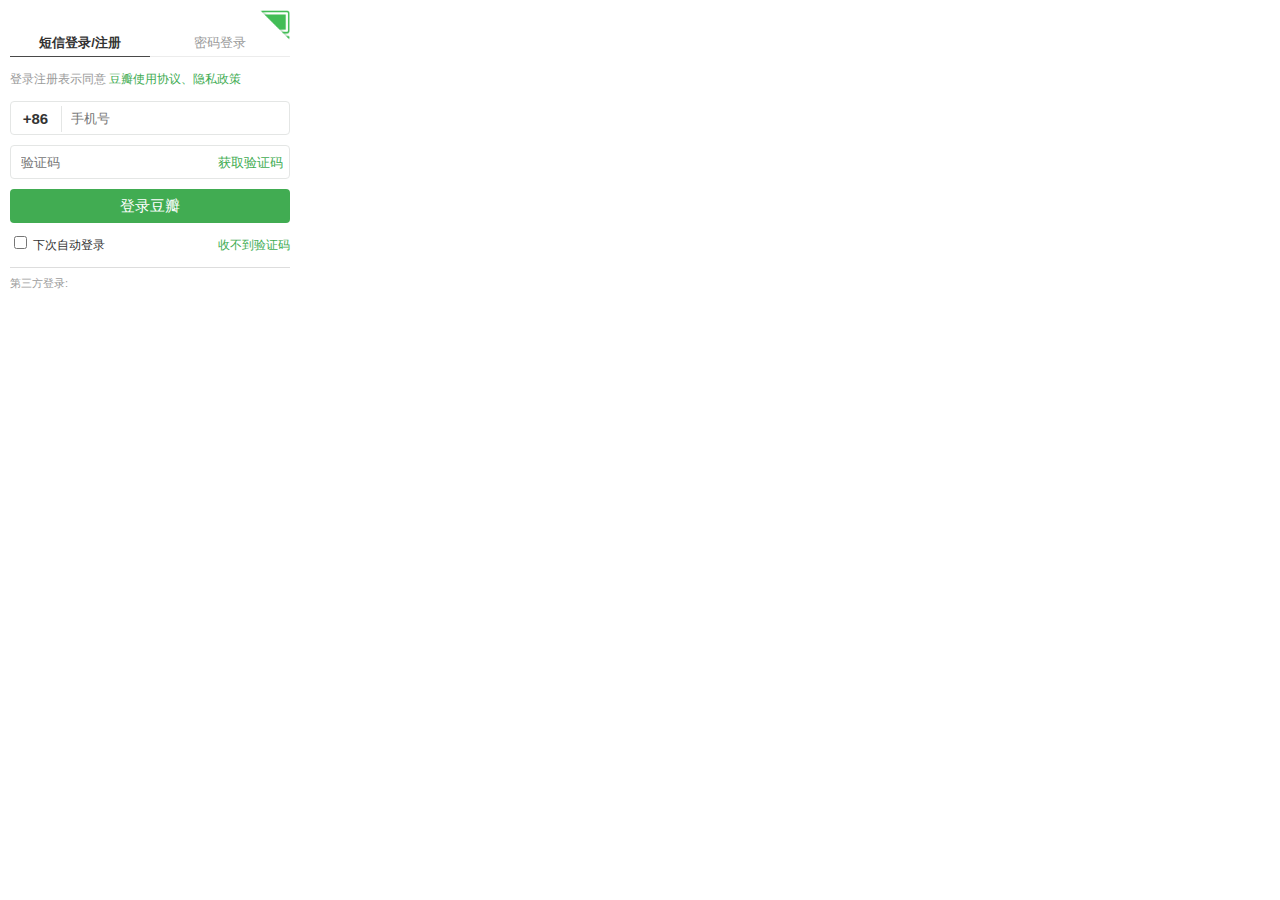
<file: loginframe.html>
<!DOCTYPE html>
<html lang="en">

<head>
    <meta charset="UTF-8">
    <meta name="viewport" content="width=device-width, initial-scale=1.0">
    <meta http-equiv="X-UA-Compatible" content="ie=edge">
    <title>登录/注册</title>
    <link rel="stylesheet" href="css/loginframe.css">
    <script src="./js/jquery-1.12.4.js"></script>
    <script>
        $(function(){
            //短信/密码登陆切换
          $('.switch-menu>span').click(function(){
              $(this).addClass('selected');
              $(this).siblings().removeClass('selected');
              var index = $(this).index();
              console.log(index)
              $('form>div').eq(index).removeClass('hidden');
              $('form>div').eq(index).siblings().addClass('hidden');
          })
          //地区号码
          $('.country-code>div').eq(0).click(function(){
              console.log(1)
              $('.country-code .choose-area').toggleClass('hidden');
          })
          //关闭地区号码
          $('.close').click(function(){
            $('.country-code .choose-area').addClass('hidden');
          })
           // 选中地区号码
          $('.choose-area>.center>ul>li').click(function(){
            $('.country-code .choose-area').toggleClass('hidden');
              var number = $(this).children('span.right')[0].innerText;

              $('.country-code>div')[0].innerHTML = number
          })
          //二维码登陆
          $('.change').click(function(){
            $('.login').toggleClass('hidden')
              $('.qrcode').toggleClass('hidden')
          })
        }
        );
    </script>
</head>

<body>
    <div class="container">
        <!-- 短信登录/注册，密码登录 -->
        <div class="login">
            <!-- 切换菜单 -->
            <div class="switch-menu clearfix ">
                <span class="left selected">
                    短信登录/注册
                </span>
                <span class="right ">
                    密码登录
                </span>
            </div>

            <form class="form">
                <!-- 短信登录/注册表单 -->
                <div>
                    <div class="form-item">
                        <p class="txt">
                            登录注册表示同意
                            <a href="">豆瓣使用协议、隐私政策</a>
                        </p>
                    </div>

                    <div class="form-item">
                        <input type="text" class="more-text-indent" placeholder="手机号">
                        <div class="country-code">
                            <div>
                                +86
                            </div>
                            <div class="choose-area hidden">
                                <div class="center">
                                    <div class="title">
                                        选择国际区号
                                        <span class="close">×</span>
                                    </div>
                                    <ul>
                                        <li class="clearfix"><span class="left">国家名1</span><span class="right">+1</span></li>
                                        <li class="clearfix selected">
                                            <span class="left">国家名2</span>
                                            <i class="left iconfont iconweibiaoti14"></i>
                                            <span class="right">+2</span>
                                        </li>
                                        <li class="clearfix"><span class="left">国家名3</span><span class="right">+3</span></li>
                                        <li class="clearfix"><span class="left">国家名4</span><span class="right">+4</span></li>
                                        <li class="clearfix"><span class="left">国家名5</span><span class="right">+5</span></li>
                                        <li class="clearfix"><span class="left">国家名6</span><span class="right">+6</span></li>
                                        <li class="clearfix"><span class="left">国家名7</span><span class="right">+7</span></li>
                                        <li class="clearfix"><span class="left">国家名8</span><span class="right">+8</span></li>
                                        <li class="clearfix"><span class="left">国家名9</span><span class="right">+9</span></li>
                                        <li class="clearfix"><span class="left">国家名10</span><span class="right">+10</span></li>
                                        <li class="clearfix"><span class="left">国家名11</span><span class="right">+11</span></li>
                                        <li class="clearfix"><span class="left">国家名12</span><span class="right">+12</span></li>
                                        <li class="clearfix"><span class="left">国家名13</span><span class="right">+13</span></li>
                                        <li class="clearfix"><span class="left">国家名14</span><span class="right">+14</span></li>
                                        <li class="clearfix"><span class="left">国家名15</span><span class="right">+15</span></li>
                                        <li class="clearfix"><span class="left">国家名16</span><span class="right">+16</span></li>
                                        <li class="clearfix"><span class="left">国家名17</span><span class="right">+17</span></li>
                                        <li class="clearfix"><span class="left">国家名18</span><span class="right">+18</span></li>
                                        <li class="clearfix"><span class="left">国家名19</span><span class="right">+19</span></li>
                                        <li class="clearfix"><span class="left">国家名20</span><span class="right">+20</span></li>
                                        <li class="clearfix"><span class="left">国家名21</span><span class="right">+21</span></li>
                                        <li class="clearfix"><span class="left">国家名22</span><span class="right">+22</span></li>
                                        <li class="clearfix"><span class="left">国家名23</span><span class="right">+23</span></li>
                                        <li class="clearfix"><span class="left">国家名24</span><span class="right">+24</span></li>
                                        <li class="clearfix"><span class="left">国家名25</span><span class="right">+25</span></li>
                                        <li class="clearfix"><span class="left">国家名26</span><span class="right">+26</span></li>
                                        <li class="clearfix"><span class="left">国家名27</span><span class="right">+27</span></li>
                                        <li class="clearfix"><span class="left">国家名28</span><span class="right">+28</span></li>
                                        <li class="clearfix"><span class="left">国家名29</span><span class="right">+29</span></li>
                                        <li class="clearfix"><span class="left">国家名30</span><span class="right">+30</span></li>
                                        <li class="clearfix"><span class="left">国家名31</span><span class="right">+31</span></li>
                                        <li class="clearfix"><span class="left">国家名32</span><span class="right">+32</span></li>
                                        <li class="clearfix"><span class="left">国家名33</span><span class="right">+33</span></li>
                                        <li class="clearfix"><span class="left">国家名34</span><span class="right">+34</span></li>
                                        <li class="clearfix"><span class="left">国家名35</span><span class="right">+35</span></li>
                                        <li class="clearfix"><span class="left">国家名36</span><span class="right">+36</span></li>
                                        <li class="clearfix"><span class="left">国家名37</span><span class="right">+37</span></li>
                                        <li class="clearfix"><span class="left">国家名38</span><span class="right">+38</span></li>
                                        <li class="clearfix"><span class="left">国家名39</span><span class="right">+39</span></li>
                                        <li class="clearfix"><span class="left">国家名40</span><span class="right">+40</span></li>
                                        <li class="clearfix"><span class="left">国家名41</span><span class="right">+41</span></li>
                                        <li class="clearfix"><span class="left">国家名42</span><span class="right">+42</span></li>
                                        <li class="clearfix"><span class="left">国家名43</span><span class="right">+43</span></li>
                                        <li class="clearfix"><span class="left">国家名44</span><span class="right">+44</span></li>
                                        <li class="clearfix"><span class="left">国家名45</span><span class="right">+45</span></li>
                                        <li class="clearfix"><span class="left">国家名46</span><span class="right">+46</span></li>
                                        <li class="clearfix"><span class="left">国家名47</span><span class="right">+47</span></li>
                                        <li class="clearfix"><span class="left">国家名48</span><span class="right">+48</span></li>
                                        <li class="clearfix"><span class="left">国家名49</span><span class="right">+49</span></li>
                                        <li class="clearfix"><span class="left">国家名50</span><span class="right">+50</span></li>
                                    </ul>
                                </div>
                            </div>
                        </div>
                    </div>

                    <div class="form-item">
                        <input type="text" placeholder="验证码">
                        <a href="" class="ab-right">
                            获取验证码
                        </a>
                    </div>

                    <div class="form-item">
                        <button class="btn">登录豆瓣</button>
                    </div>

                    <div class="form-item tip clearfix">
                        <label class="left">
                            <input type="checkbox">
                            下次自动登录
                        </label>
                        <span class="right">
                            <a href="">
                                收不到验证码
                            </a>
                        </span>
                    </div>
                </div>
                <!-- 密码登录 -->
                <div class="hidden">
                    <div class="form-item tip clearfix">
                        <a href="" class="right">找回密码</a>
                    </div>
                    <div class="form-item">
                        <input type="text" placeholder="手机号 / 邮箱">
                    </div>
                    <div class="form-item">
                        <input type="password" placeholder="密码">
                    </div>
                    <div class="form-item">
                        <button disabled class="btn">登录豆瓣</button>
                    </div>
                    <div class="form-item tip clearfix">
                        <label class="left">
                            <input type="checkbox">
                            下次自动登录
                        </label>
                        <span class="right">
                            <a href="">
                                海外手机登录
                            </a>
                        </span>
                    </div>
                </div>
            </form>

            <div class="bottom">
                <span class="msg">
                    第三方登录:
                </span>
                <i class="iconfont iconweixin"></i>
                <i class="iconfont iconweibo"></i>
            </div>
        </div>
   

        <!-- 扫码登录 -->
        <div class="qrcode hidden">
            <div class="title">
                二维码登录
            </div>
            <div class="code">
                <img src="img/qrcode.png" alt="">
            </div>
            <div class="tip">
                请打开豆瓣客户端扫一扫
            </div>
        </div>

        <div class="change">
            <!-- 通过类名切换图标 -->
            <!-- <i class="icon icon-qrcode"></i> -->
            <i class="icon icon-pc"></i>
        </div>

        <div class="pointer hidden">
            扫码登录
        </div>
    </div>
</body>

</html>
</file>
<file: css/index.css>
@import "reset.css";
@import "common.css";

/* 统一样式 */

body {
    line-height: 2;
}

button {
    cursor: pointer;
}

a {
    color: #37a;
}

a:hover {
    color: #fff;
    background: #37a;
}

a:active {
    color: #fff;
    background: #f93;
}

ul {
    word-break: break-all;
}

/* 统一样式结束 */

/* 首页通用样式 */

.container {
    width: 950px;
    margin: 0 auto;
}

.section {
    padding: 35px 0;
}

.section:nth-child(even) {
    background: #f7f7f7;
}

.aside-left {
    float: left;
    width: 100px;
    margin-right: 20px;
}

.aside-right {
    float: right;
    width: 265px;
    margin-left: 30px;
}

.main {
    /* 创建BFC */
    overflow: hidden;
}

.adv img {
    width: 100%;
    display: block;
}

.section-title {
    margin: 12px 0;
}

.section-title .title {
    display: inline;
    color: #072;
    font-size: 15px;
}

.section-title .title::after {
    content: " · · · · · · ";
}

.section-title .link {
    font-size: 12px;
}

.section-title .link::before {
    content: "(";
}

.section-title .link::after {
    content: ")";
}

.adv-tag::after {
    content: "广告";
    color: #c9c9c9;
    font-size: 13px;
}

.aside-left .title{
    font-size: 24px;
    color: #000;
}

.dark-color{
    color: #494949;
}

.item-list li{
    display: inline-block;
    vertical-align: top;
    line-height: 1.5;
}

.item-list li .img img{
    width: 100%;
    display: block;
}

.left-menu{
    font-size: 14px;
}
.left-menu a{
    position: relative;
}
.left-menu a.new::after{
    content: "";
    background: url('../img/new_menu.gif') no-repeat ;
    position: absolute;
    width: 17px;
    height: 7px;
    top: 0;
    right: -20px;
}
.right-menu-list li{
    float: left;
    font-size: 12px;
}
.block-link{
    border-radius: 3px;
    font-size: 12px;
    display: inline-block;
    padding: 3px 10px;

}
.app-icon-1{
    width: 50px;
    height: 50px;
    display: block;
    background: url("../img/app_icons.jpg")no-repeat;

    box-shadow:1px 1px 2px  #999;
    border-radius:10px;
}
.menu-adv{
    margin-top: 20px;
    font-size: 12px;
}
.app-icon-2{
    width: 50px;
    height: 50px;
    display: block;
    background: url("../img/app_icons.jpg")no-repeat;
    background-position: -250px 0;
    box-shadow:1px 1px 2px  #999;
    border-radius:10px;
}
.app-icon-3{
    width: 50px;
    height: 50px;
    display: block;
    background: url("../img/app_icons.jpg")no-repeat;
    background-position: -50px 0;
    box-shadow:1px 1px 2px  #999;
    border-radius:10px;
}
.group .group-name a{
    color: #333;

}
 .group .group-name a::after{
    content: "»";
}
.group .right-menu-list li{
    margin-right: 10px;
}
/* 首页通用样式结束 */

/* 页头开始 */

.header {
    height: 90px;
    padding-top: 30px;
    box-sizing: border-box;
}

.header .logo a {
    width: 154px;
    height: 0;
    overflow: hidden;
    padding-top: 30px;
    display: block;
    background: url("../img/logo_db.png") no-repeat left top/100%;
}

.header .search {
    width: 270px;
    height: 30px;
    border: 1px solid #c3c3c3;
    margin-left: 20px;
    position: relative;
    line-height: normal;
}

.header .search .txt {
    width: 240px;
    height: 20px;
    padding: 5px;
    font-size: 13px;
}

.header .search .txt::placeholder {
    color: #ccc;
}

.header .search button {
    position: absolute;
    width: 30px;
    height: 30px;
    top: 0px;
    right: 0px;
    color: #c3c3c3;
}

.header .menu {
    margin-top: 6px;
}

.header .menu a {
    background: url("../img/nav_logo.png") no-repeat left top/463px 20px;
    width: 40px;
    height: 20px;
    float: left;
    margin-left: 20px;
}

.header .menu .menu-read {
    background-position: 0 0;
}

.header .menu .menu-movie {
    background-position: -60px 0;
}

.header .menu .menu-music {
    background-position: -120px 0;
}

.header .menu .menu-group {
    background-position: -180px 0;
}

.header .menu .menu-city {
    background-position: -240px 0;
}

.header .menu .menu-fm {
    background-position: -300px 0;
}

.header .menu .menu-time {
    background-position: -360px 0;
}

.header .menu .menu-doupin {
    background-position: -420px 0;
    width: 44px;
}

/* 页头结束 */

/* 横幅开始 */

.banner {
    height: 304px;
    background: url("../img/banner-bg.jpg") no-repeat 120px top/auto 100% #edf4ed;
}

.banner .container .loginarea {
    width: 300px;
    height: 300px;
}

.banner .container .slogan {
    margin-top: 100px;
    margin-right: 32px;
}

.banner .container .slogan .title {
    font-size: 25px;
    color: #111;
}

.banner .container .slogan .title span {
    margin-left: 10px;
}

.banner .container .slogan .download {
    margin-top: 25px;
}

.banner .container .slogan .download .btn {
    width: 115px;
    height: 30px;
    line-height: 30px;
    font-size: 12px;
    border-radius: 2px;
}

.banner .container .slogan .download .qrcode {
    display: inline-block;
    width: 28px;
    height: 28px;
    border: 1px solid #48aa0d;
    border-radius: 2px;
    vertical-align: bottom;
    position: relative;
}

.banner .container .slogan .download .qrcode img {
    width: 100%;
    height: 100%;
}

.banner .container .qrcode-img {
    position: absolute;
    left: -2px;
    top: -2px;
    width: 200px;
    padding: 15px;
    box-sizing: border-box;
    background: #fff;
    border-radius: 4px;
}

.banner .container .qrcode-img p {
    color: #666;
    font-size: 13px;
    text-align: center;
}

.banner .container .slogan .download .qrcode:hover .qrcode-img {
    display: block;
}

/* 横幅结束 */

/* 热门区域 */
.hot-list {
    line-height: 1.5;
}

.hot-list li {
    margin-bottom: 15px;
}

.hot-list li .title {
    font-size: 14px;
}

.hot-list li .desc {
    font-size: 13px;
    color: #aaaaaa;
}

.hot-list li .desc span {
    margin-right: 4px;
}

.hot-main .left{
    width: 350px;
}

.hot-main ul{
    text-align: justify;
    line-height: 1.5;
}

.hot-main ul::after{
    content: "";
    display: inline-block;
    width: 100%;
}

.hot-main .left li{
    width: 170px;
    font-size: 12px;
    margin: 10px 0;
}

.hot-main .left li .words span{
    color: #999;
}

.hot-main .right{
    width: 275px;
    font-size: 12px;
}

.hot-main .right li{
    margin-bottom: 12px;
}

.hot-main .right li .title{
    color: #999;
}

.hot-main .right li .desc{
    color: #666;
}

/* 热门区域结束 */

/* 豆瓣时间开始 */

.time-main li{
    width: 100px;
    margin-right: 60px;
    margin-bottom: 30px;
    font-size: 13px;
    text-align: center;
}

.time-main li .words a{
    color: #333;
}

.time-main li .words a:hover{
    color: #fff;
}

.time-main li .words span{
    display: block;
    color: #999;
    font-size: 12px;
    margin-top: 10px;
}

/* 豆瓣时间结束 */

/* 豆瓣视频 */

.video-main .section-title a:hover{
    background: initial;
}

.video-main li{
    width: 250px;
    margin-right: 30px;
    font-size: 13px;
}

.video-main li:nth-child(3n){
    margin: 0;
}
.video-main li .img{
    position: relative;
}

.video-main li .img::before{
    position: absolute;
    width: 100%;
    height: 100%;
    background: rgba(0,0,0,.2);
    color: #fff;
    text-align: center;
    line-height: 144px;
    font-size: 35px;
}

/* 豆瓣视频结束 */

/* 豆瓣电影开始 */
.movie-area .right-menu-list li{
    width: 48px;
    height: 24px;
    overflow: hidden;
    
}
.movie-area .order-movie-list{
    font-size: 12px;
}
.movie-area .order-movie-list li{
  
    list-style-type: decimal;
    list-style-position: inside;
    border: 1px solid #eaeaea;
    margin-bottom: 6px;

}

.order-movie-list a{
    margin-left: 5px;
}

.movie-area .item-list li{
    width: 100px;
    margin-right: 38px;
    margin-bottom: 40px;
    text-align:center;
    font-size: 13px;
}
.movie-area .item-list li:nth-child(4n){
    margin-right: 0;
}
.movie-area .item-list li .words{
    margin-top:  10px ;
    margin-bottom: 4px;
  
    max-width: 90px;
    overflow: hidden;
    text-overflow:ellipsis;
}
.movie-area .item-list li .words a{
    display: inline-block;
    white-space: nowrap;
    max-width: 100%;
    overflow: hidden;
    text-overflow: ellipsis;
}

.movie-area .func {
    margin-top: 7px;

}
.movie-area .func .block-link{
    background: #1c8bd0;
    color: #fff;
   
}
.movie-area .func .block-link:hover{
    background: #047fcb;
}
/* 豆瓣电影结束 */

/* 小组开始 */
.group-area a{
    color:#007982 ;
}
.group-area a:hover{
    color: #fff !important;
}
.group-area a:active{
    color: #fff !important;
}

.group-area .main .item-list li{
    width: 248px;
    margin-bottom: 30px;
    font-size: 13px;
}
.group-area .main .item-list{
    text-align: justify;
}
.group-area .main .item-list::after{
    width: 100%;
    content: "";
    display: inline-block;
}
.group-area .main .item-list li .img{
    float: left;
    width: 48px;
    margin-right: 15px;
}

.group-area .main .item-list li .words span{
    display: block;
    font-size: 12px;
    color: #999;
    margin-top: 3px;
}
.group-area .main .item-list li .words{
    overflow: hidden;
}
/* 小组结束 */

/* 读书开始 */
.book-area a{
    color: #494949;
     

}

.group-area a:hover,
.group-area a:active{
    color: #fff;
}
.book-area .group .right-menu-list li{
    margin-right: 10px;
}
.book-area .group .right-menu-list li span{
    color: #999;
}
.book-area .group .right-menu-list li span::before{
    content: "[";
}
.book-area .group .right-menu-list li span::after{
    content: "]";
}
.book-area .group{
    border-bottom: 1px solid #eaeaea;
    padding: 10px 0;
}
.book-area .group:last-child{
    border-bottom: none;
}
.book-area .main .item-list li{
    width: 100px;
    margin-right: 38px;
    font-size: 13px;
    text-align: center;
    
}
.book-area .main .item-list li:nth-child(4n){
    margin-right: 0;
}
.book-area .main .item-list li .words{
    margin-top: 15px;
}
.book-area .main .item-list li .words span{
    display: block;
    color: #111;
    margin-top: 8px;
    font-size: 12px;
}
.book-area .main .item-list li .func .block-link{
    background: #999a95;
    color: #fff;

}
.book-area .main .item-list li .func .block-link:hover{
    background: #878882;
}

/* 读书结束 */

/* 音乐开始*/

.music-area a{
    color: #555d53;

}
.music-area a:hover,
.music-area a:active{
    color: #fff;
}
.music-area .aside-left .title a{
    color: #f38c00;
}
.music-area .aside-left .title a:hover,
.music-area .aside-left .title a:active{
    color: #fff;
}
.music-area .music-player-list  li .number{
    width: 12px;
    font-size: 12px;
}
.music-area .music-player-list li .player{
    width: 240px;

}

.music-area .music-player-list li .player .img {
    width: 48px;
    height: 48px;
    position: relative;
}
.music-area .music-player-list li .player .img img{
    width: 100%;
    height: 100%;
}
.music-area .music-player-list li .player .img::before{
    display: none;
    position: absolute;
    width: 100%;
    height: 100%;
    left: 0;
    top: 0;
    background: rgba(0, 0, 0, .8);
    color: #fff;
    text-align: center;
    line-height: 48px;

}
.music-area .music-player-list li .player .img:hover::before{
    display: block;
}
.music-area .music-player-list li .player .words{
    width: 180px;
    margin-left: 10px;
    font-size: 12px;
    

}
.music-area .music-player-list li .player .words span{
    display: block;
    color: #999;
    line-height: 1.5;
}
.music-area .item-list li{
    width: 130px;
    text-align: center;
    font-size: 12px;
    margin-bottom: 40px;
}
.music-area .item-list li .img{
    width: 80px;
    margin: 0 auto;
}
.music-area .item-list li .words{
    margin: 4px 0;

}
.music-area .item-list.hot-music li .words{
    font-size: 13px;
    margin:8px 0 ;
} 
.music-area .item-list.hot-music li .img{
    position: relative;
}
.music-area .item-list.hot-music li .img::before{
    position: absolute;
    width: 40px;
    height: 40px;
    left: 0;
    right: 0;
    top: 0;
    bottom: 0;
    margin: auto;
    text-align: center;
    font-size: 33px;
    color: #fff;
    background: rgba(0, 0, 0, .4);
    border-radius: 50%;
    line-height: 40px;
}
/* 音乐结束 */

/* 豆品开始 */

.doupin-area .aside-left .title a{
    color: #1f9432;
  
}
.doupin-area .aside-left .title a:hover,
.doupin-area .aside-left .title a:active{
    color: #fff;
}
.doupin-area .aside-right {
    font-size: 14px;
}
.doupin-area .main .item-list li{
    width: 240px;
    margin-right: 20px;
    font-size: 16px;
    margin-bottom: 30px;
}
.doupin-area .main .item-list li .words{
    margin-top: 10px;
}
.doupin-area .main .item-list li .words span{
    color: #E55457;
}

/* 豆品结束 */

/* 豆瓣同城开始 */
.city-area a{
    color: #643;
}
.city-area a:hover,
.city-area a:active{
    color:#fff;
}
.city-area .aside-left .title a{
    color: #ec5303;
}
.city-area .main .item-list li{
    width: 248px;
    margin-right: 20px;
    margin-bottom: 60px;
}

.city-area .main .item-list li:nth-child(even){
    margin-right: 0;
}
.city-area .main .item-list li .words{
    overflow: hidden;

}
.city-area .main .item-list li .img{
    margin-right: 10px;
}
.city-area .main .item-list li .words a{
    font-size: 13px;

}
.city-area .main .item-list li .words span{
    font-size: 12px;
    display: block;
    color: #666;
    line-height: 1.7;
}
/* 豆瓣同城结束 */

/* 页脚开始 */
.footer{
    font-size: 12px;
    line-height: 1.5;
    color: #999;

}
.footer .container{
    border: 1px dashed #dcdcdc;
   padding-top: 15px;
   padding-bottom: 30px;
    
}
.footer .left,
.footer .right{
    width: 50%;
}
.footer .left img{
    width: 15px;
    vertical-align: middle;
}
.footer .right .menu a{ 
    display: inline-block;
    margin:0 2px;

}
.footer .right .menu a:first-child{
    margin-left: 0;
}
.footer .right .adv{
    width: 150px;
    margin-top: 20px;
}
/* 页脚结束 */
</file>
<file: css/loginframe.css>
@import "reset.css";
@import "common.css";

/* 统一设置 */
a {
    color: #41ac52;
}

input[type="text"],
input[type="password"] {
    width: 100%;
    border: 1px solid #e4e6e5;
    box-sizing: border-box;
    height: 34px;
    padding-left: 10px;
    border-radius: 4px;
    font-size: 13px;
}

/* 
    更多的缩进
*/
input[type="text"].more-text-indent {
    padding-left: 60px;
}

/* 统一设置结束 */

.container {
    width: 300px;
    height: 300px;
    line-height: 2;
    /* padding: 30px 10px 10px 10px; */
    padding: 10px;
    padding-top: 30px;
    color: #9b9b9b;
    box-sizing: border-box;
    position: relative;
}

.container .login .switch-menu {
    border-bottom: 1px solid #ececec;
    font-size: 13px;
}

.container .login .switch-menu span {
    width: 50%;
    text-align: center;
    cursor: pointer;
}

.container .login .switch-menu span.selected {
    font-weight: bold;
    color: #333;
    border-bottom: 1px solid #494949;
    margin-bottom: -1px;
}

.container .login .form .form-item {
    margin: 10px 0;
    position: relative;
    font-size: 13px;
}

.container .login .form .form-item .txt {
    font-size: 12px;
}

.country-code {
    position: absolute;
    width: 51px;
    height: 26px;
    left: 0;
    top: 5px;
    text-align: center;
    color: #333;
    font-weight: bold;
    font-size: 15px;
    line-height: 26px;
    border-right: 1px solid #e4e6e5;
    cursor: pointer;
}

.country-code .choose-area {
    /* 铺满整个视口，背景为半透明的白色 */
    position: fixed;
    width: 100%;
    height: 100%;
    background: rgba(255, 255, 255, .5);
    left: 0;
    top: 0;
    z-index: 1;
}

.country-code .choose-area .center {
    width: 285px;
    height: 225px;
    position: absolute;
    box-sizing: border-box;
    border: 1px solid #bbb;
    left: 0;
    right: 0;
    top: 0;
    bottom: 0;
    margin: auto;
    background: #fff;
    border-radius: 5px;
    cursor: auto;
    overflow: hidden;
}

.country-code .choose-area .center .title {
    background: #ebf5eb;
    height: 42px;
    line-height: 42px;
    text-align: left;
    padding-left: 10px;
    color: #060;
    font-weight: bold;
    position: relative;
}
.title .close{
    font-size: 20px;
    position: absolute;
    right: 20px;
     cursor: pointer;

}
.country-code .choose-area .center ul {
    height: 180px;
    overflow: auto;
    padding: 10px;
    box-sizing: border-box;
    font-size: 14px;
}

.country-code .choose-area .center ul li {
    height: 38px;
    line-height: 38px;
    border-top: 1px solid #e5e5e5;
    cursor: pointer;
}

.country-code .choose-area .center ul li:last-child {
    border-bottom: 1px solid #e5e5e5;
}

.country-code .choose-area .center ul li .right {
    color: #aaa;
    font-weight: normal;
}

.country-code .choose-area .center ul li.selected {
    color: #42bd56;
}

.country-code .choose-area .center ul li.selected .right {
    color: inherit;
}

.country-code .choose-area .center ul li.selected .iconfont {
    margin-left: 10px;
}

.container .form-item .ab-right {
    position: absolute;
    right: 7px;
    top: 5px;
}

.container .form-item .btn {
    width: 100%;
    height: 34px;
    font-size: 15px;
}

.container .login .form .form-item.tip {
    font-size: 12px;
    color: #333;
}

.container .login .bottom {
    border-top: 1px solid #ddd;
}

.container .login .bottom .msg {
    font-size: 11px;
    vertical-align: 2px;
}

.container .login .bottom .iconfont {
    margin-left: 12px;
}

.container .login .bottom .iconfont.iconweixin {
    color: #34950E;
}

.container .login .bottom .iconfont.iconweibo {
    color: #EA5D5C;
}

.container .qrcode {
    font-size: 13px;
}

.container .qrcode .title {
    color: #333;
    border-bottom: 1px solid #ececec;
}

.container .qrcode .code{
    text-align: center;
    font-size: 0;
    margin-top:20px;
}

.container .qrcode .code img{
    width: 170px;
    height: 170px;
}

.container .qrcode .tip{
    width: 183px;
    height: 25px;
    line-height: 25px;
    background: rgba(0,0,0,.08);
    color: #494949;
    margin: 0 auto;
    text-align: center;
    border-radius: 20px;
    margin-top: 10px;
}

.container .change{
    position: absolute;
    width: 30px;
    height: 30px;
    right: 10px;
    top: 10px;
}

.container .change .icon{
    width: 30px;
    height: 30px;
    display: block;
    cursor: pointer;
}

.container .change .icon.icon-qrcode{
    background: url("../img/icon-qrcode.png") no-repeat left top/100% 100%;
}

.container .change .icon.icon-pc{
    background: url("../img/icon-pc.png") no-repeat left top/100% 100%;
}

.container .change:hover+.pointer{
    display: block;
}

.container .pointer{
    position: absolute;
    height: 28px;
    line-height: 28px;
    border: 1px solid rgba(66,189,86,.3);
    color: #666;
    font-size: 13px;
    background: #f5faf9;
    right: 50px;
    top: 10px;
    padding: 0 5px;
    border-radius: 4px;
}
</file>
